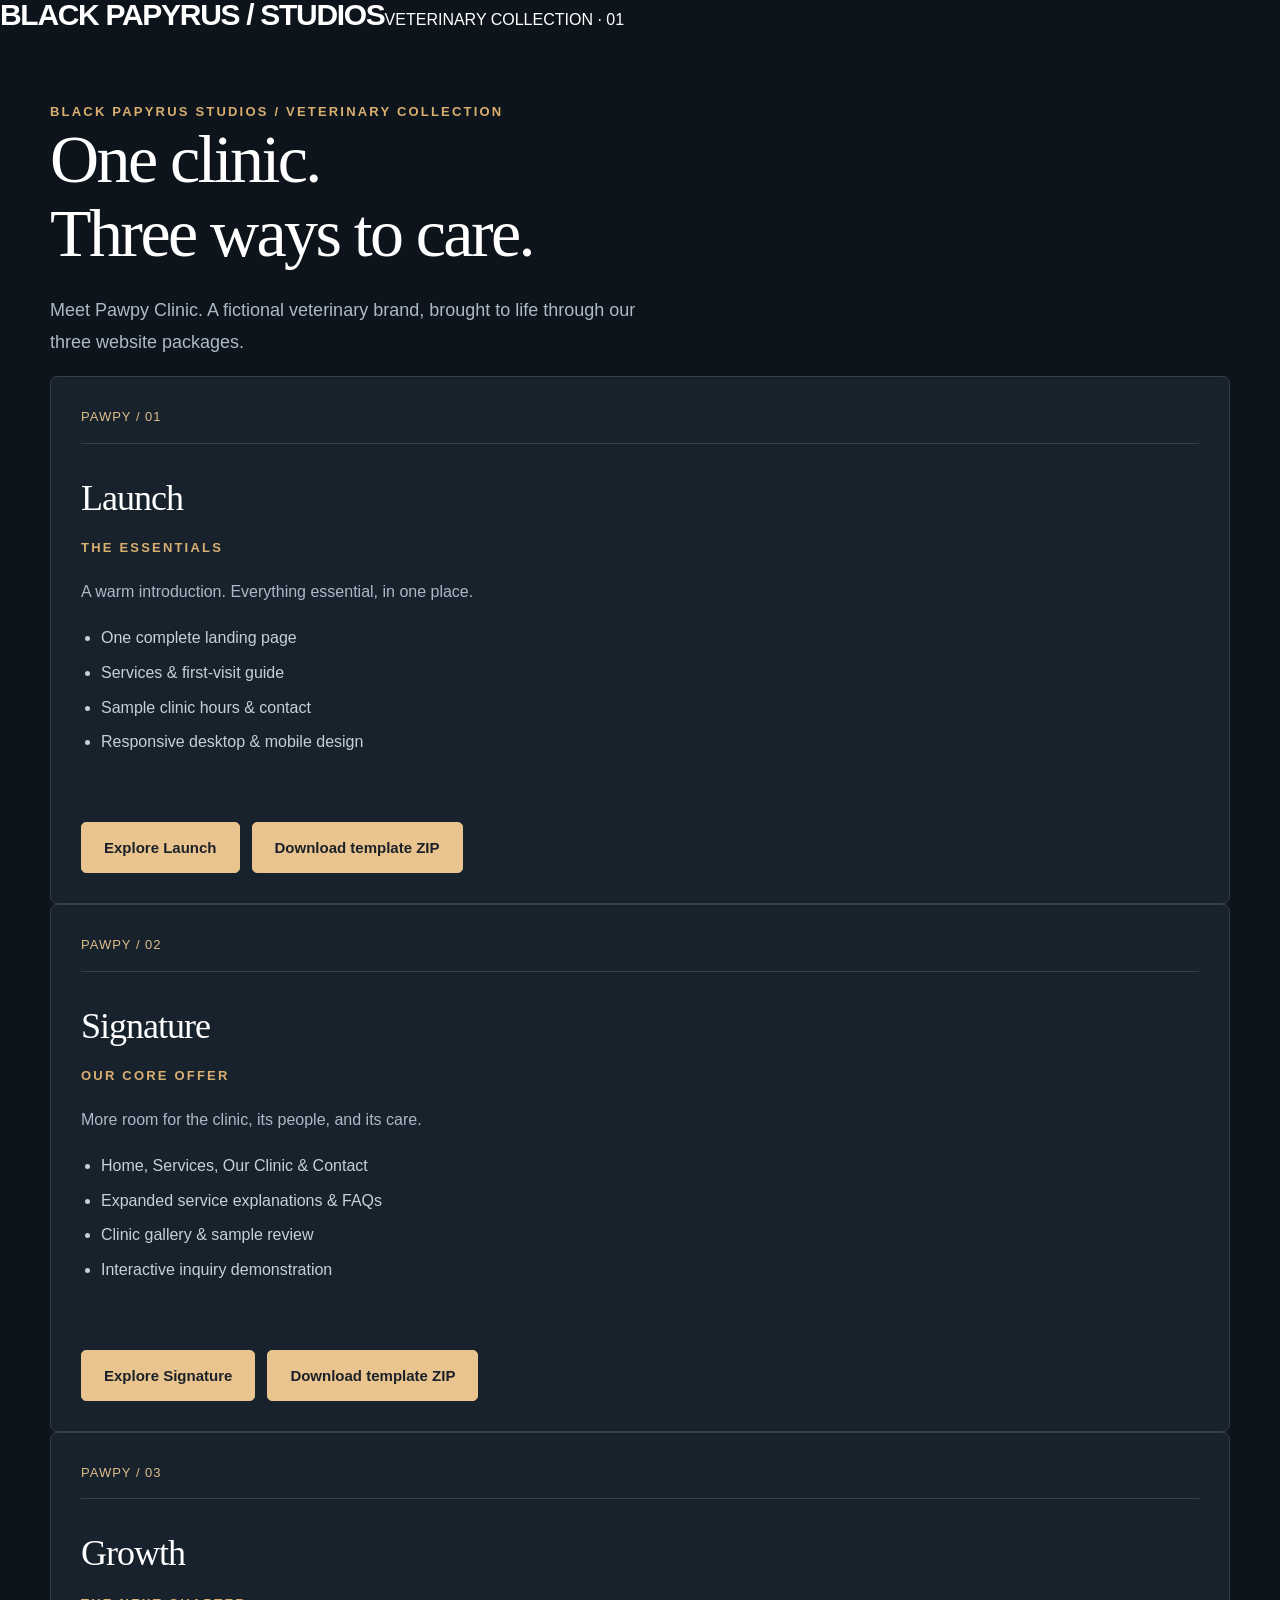
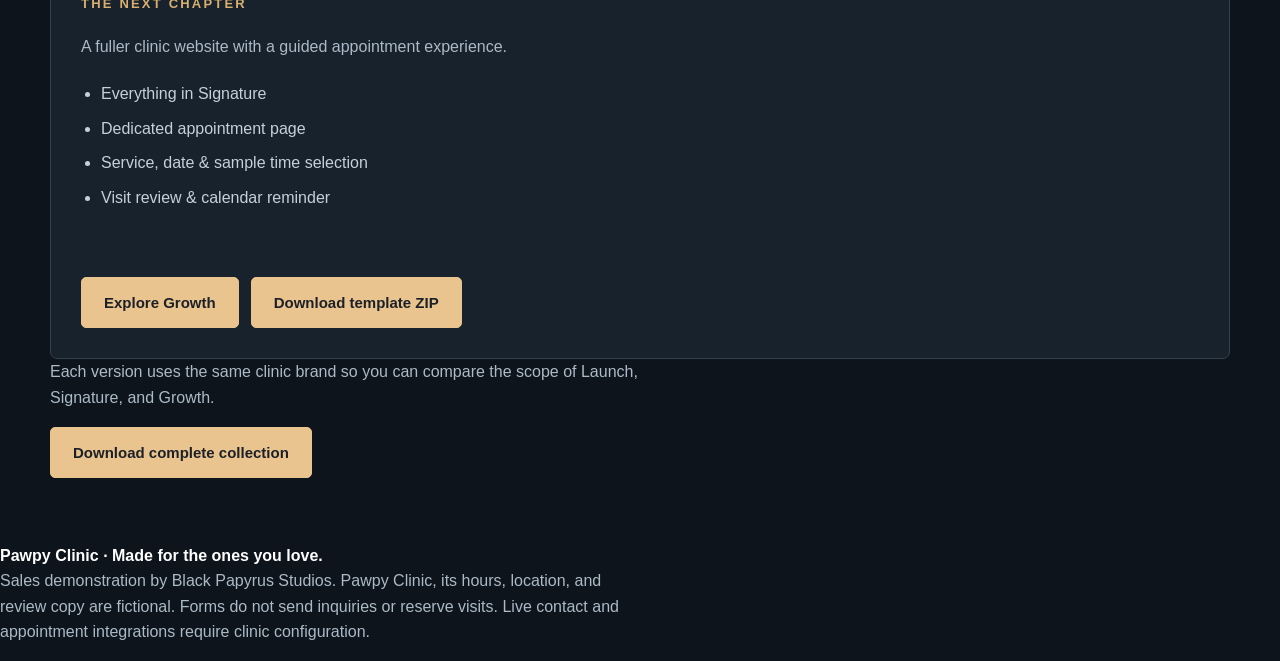
<file: index.html>
<!doctype html><html lang="en"><head><meta charset="utf-8"><meta name="viewport" content="width=device-width,initial-scale=1"><meta name="description" content="Pawpy Clinic fictional veterinary website demonstration by Black Papyrus Studios."><title>Website collection | Pawpy Clinic</title><link rel="stylesheet" href="assets/style.css"></head><body class="collection"><nav><a class="brand" href="index.html">BLACK PAPYRUS<span> / STUDIOS</span></a><span>VETERINARY COLLECTION · 01</span></nav><main><section class="wrap"><span class="eyebrow">BLACK PAPYRUS STUDIOS / VETERINARY COLLECTION</span><h1>One clinic.<br>Three ways to care.</h1><p class="lead">Meet Pawpy Clinic. A fictional veterinary brand, brought to life through our three website packages.</p><div class="grid"><article class="card"><span class="number">PAWPY / 01</span><h2>Launch</h2><span class="eyebrow">THE ESSENTIALS</span><p>A warm introduction. Everything essential, in one place.</p><ul><li>One complete landing page</li><li>Services & first-visit guide</li><li>Sample clinic hours & contact</li><li>Responsive desktop & mobile design</li></ul><div class="actions"><a class="btn" href="launch/index.html">Explore Launch</a><a href="downloads/pawpy-launch.zip" class="btn secondary" download>Download template ZIP</a></div></article><article class="card"><span class="number">PAWPY / 02</span><h2>Signature</h2><span class="eyebrow">OUR CORE OFFER</span><p>More room for the clinic, its people, and its care.</p><ul><li>Home, Services, Our Clinic & Contact</li><li>Expanded service explanations & FAQs</li><li>Clinic gallery & sample review</li><li>Interactive inquiry demonstration</li></ul><div class="actions"><a class="btn" href="signature/index.html">Explore Signature</a><a href="downloads/pawpy-signature.zip" class="btn secondary" download>Download template ZIP</a></div></article><article class="card"><span class="number">PAWPY / 03</span><h2>Growth</h2><span class="eyebrow">THE NEXT CHAPTER</span><p>A fuller clinic website with a guided appointment experience.</p><ul><li>Everything in Signature</li><li>Dedicated appointment page</li><li>Service, date & sample time selection</li><li>Visit review & calendar reminder</li></ul><div class="actions"><a class="btn" href="growth/index.html">Explore Growth</a><a href="downloads/pawpy-growth.zip" class="btn secondary" download>Download template ZIP</a></div></article></div><p>Each version uses the same clinic brand so you can compare the scope of Launch, Signature, and Growth.</p><a href="downloads/pawpy-collection.zip" class="btn secondary" download>Download complete collection</a></section></main><footer><strong>Pawpy Clinic · Made for the ones you love.</strong><p>Sales demonstration by Black Papyrus Studios. Pawpy Clinic, its hours, location, and review copy are fictional. Forms do not send inquiries or reserve visits. Live contact and appointment integrations require clinic configuration.</p></footer><script src="assets/app.js"></script></body></html>
</file>
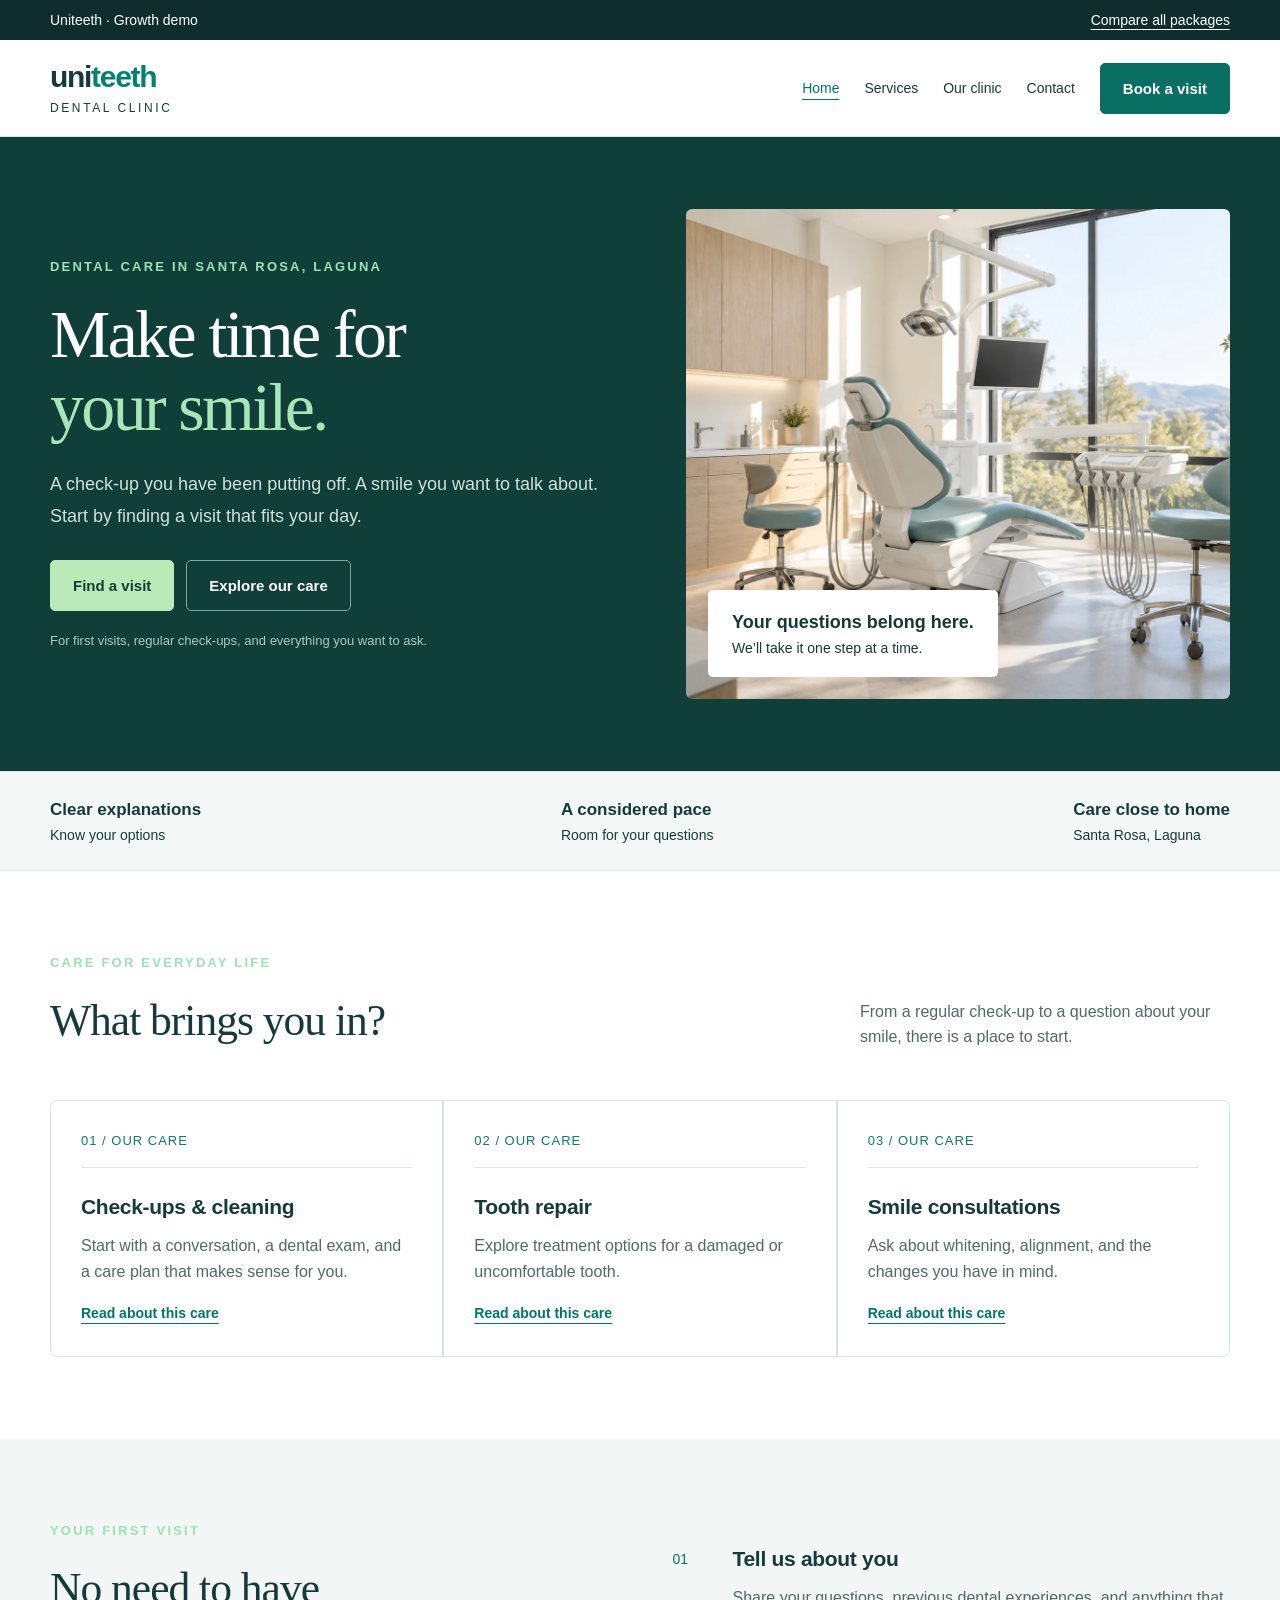
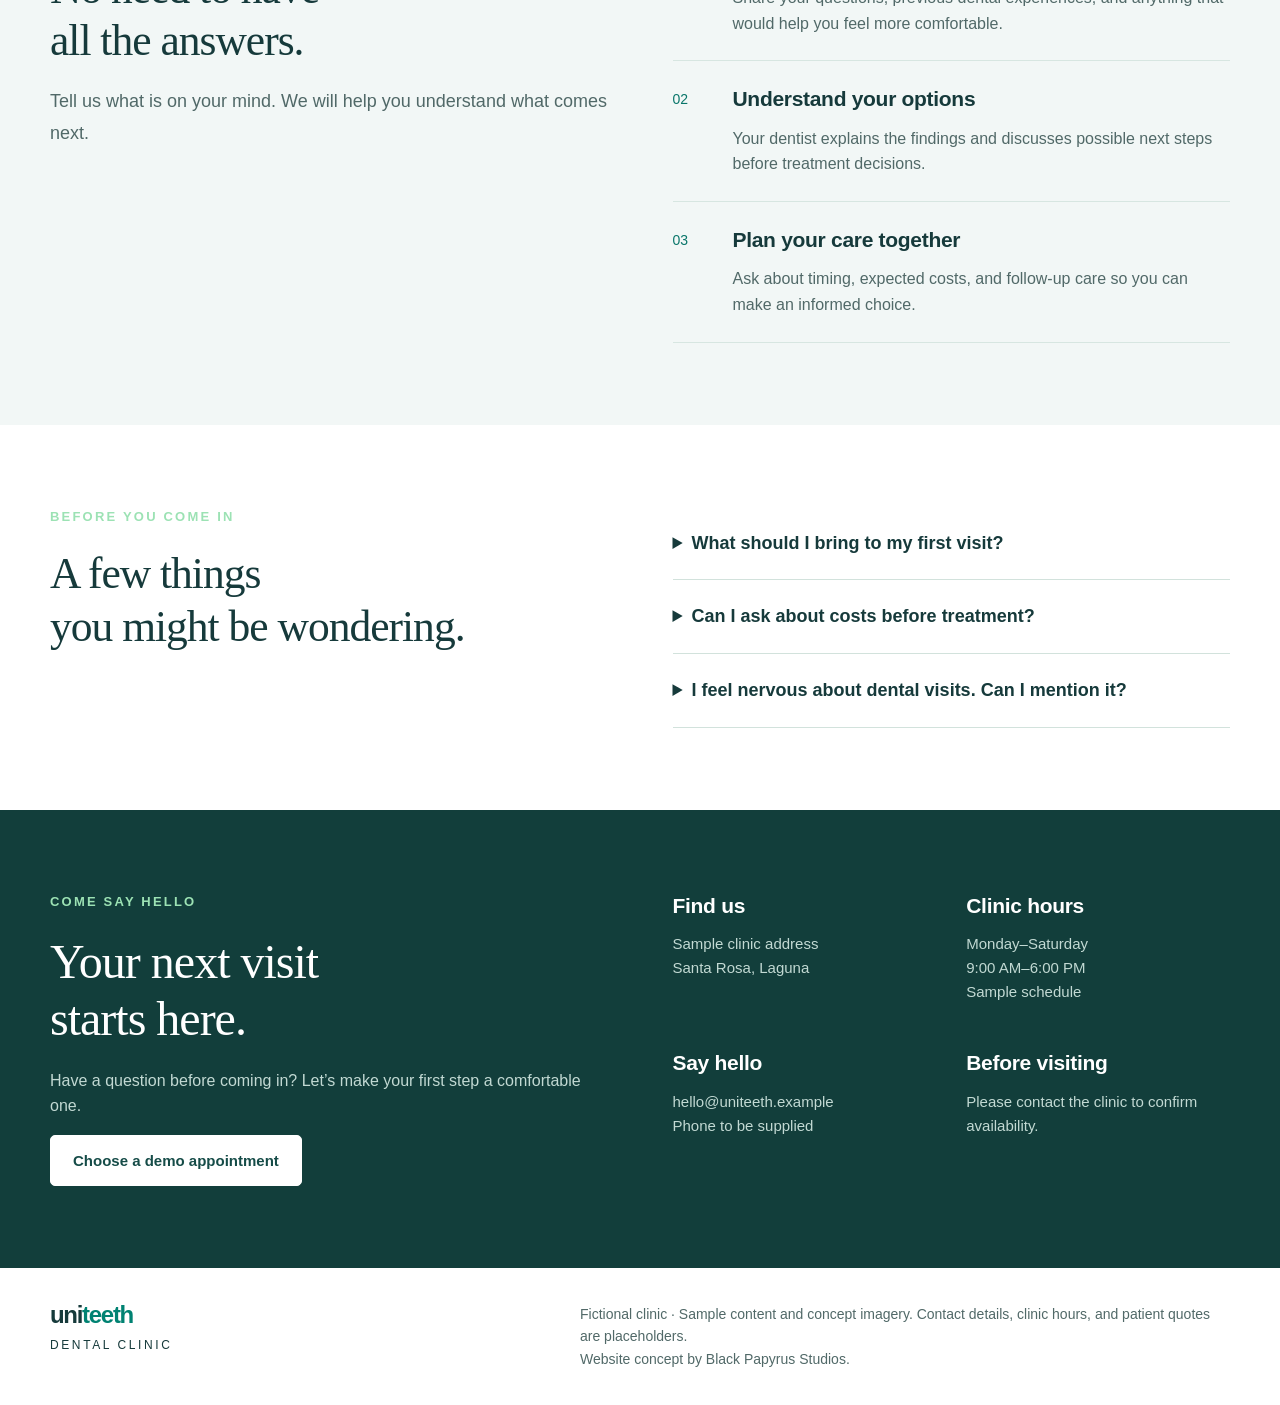
<file: growth/index.html>
<!doctype html><html lang="en"><head><meta charset="utf-8"><meta name="viewport" content="width=device-width,initial-scale=1"><meta name="robots" content="noindex,nofollow"><meta name="description" content="Uniteeth dental clinic — a fictional website template by Black Papyrus Studios."><title>Dental care in Santa Rosa | Uniteeth</title><link rel="stylesheet" href="../assets/style.css"><script defer src="../assets/app.js"></script></head><body class="growth"><a class="skip" href="#main">Skip to content</a><div class="demo"><div class="wrap"><span>Uniteeth · Growth demo</span><a href="../index.html">Compare all packages</a></div></div><header><div class="wrap nav"><a class="brand" href="index.html" aria-label="Uniteeth home">uni<b>teeth</b><small>Dental clinic</small></a><button class="menu-toggle" aria-expanded="false" aria-controls="navigation">Menu</button><nav class="navlinks" id="navigation" aria-label="Main navigation"><a href="index.html" aria-current="page">Home</a><a href="services.html">Services</a><a href="clinic.html">Our clinic</a><a href="contact.html">Contact</a><a class="btn" href="book.html">Book a visit</a></nav></div></header><main id="main"><section class="hero"><div class="wrap hero-grid"><div><div class="eyebrow">Dental care in Santa Rosa, Laguna</div><h1>Make time for<br><em>your smile.</em></h1><p class="lead">A check-up you have been putting off. A smile you want to talk about. Start by finding a visit that fits your day.</p><div class="actions"><a class="btn" href="book.html">Find a visit</a><a class="btn outline" href="services.html">Explore our care</a></div><p class="micro">For first visits, regular check-ups, and everything you want to ask.</p></div><div class="hero-image"><img src="../assets/clinic.webp" alt="Concept of a bright modern dental treatment room"><div class="image-note"><strong>Your questions belong here.</strong>We’ll take it one step at a time.</div></div></div></section><div class="band"><div class="wrap"><div><strong>Clear explanations</strong>Know your options</div><div><strong>A considered pace</strong>Room for your questions</div><div><strong>Care close to home</strong>Santa Rosa, Laguna</div></div></div><section class="section" id="care"><div class="wrap"><div class="heading"><div><div class="eyebrow">Care for everyday life</div><h2>What brings you in?</h2></div><p>From a regular check-up to a question about your smile, there is a place to start.</p></div><div class="cards"><article class="card"><span class="number">01 / OUR CARE</span><h3>Check-ups & cleaning</h3><p>Start with a conversation, a dental exam, and a care plan that makes sense for you.</p><a class="textlink" href="services.html#service-1">Read about this care</a></article><article class="card"><span class="number">02 / OUR CARE</span><h3>Tooth repair</h3><p>Explore treatment options for a damaged or uncomfortable tooth.</p><a class="textlink" href="services.html#service-2">Read about this care</a></article><article class="card"><span class="number">03 / OUR CARE</span><h3>Smile consultations</h3><p>Ask about whitening, alignment, and the changes you have in mind.</p><a class="textlink" href="services.html#service-3">Read about this care</a></article></div></div></section><section class="section alt" id="visit"><div class="wrap split"><div><div class="eyebrow">Your first visit</div><h2>No need to have<br>all the answers.</h2><p class="lead">Tell us what is on your mind. We will help you understand what comes next.</p></div><div class="steps"><div class="step"><div><h3>Tell us about you</h3><p>Share your questions, previous dental experiences, and anything that would help you feel more comfortable.</p></div></div><div class="step"><div><h3>Understand your options</h3><p>Your dentist explains the findings and discusses possible next steps before treatment decisions.</p></div></div><div class="step"><div><h3>Plan your care together</h3><p>Ask about timing, expected costs, and follow-up care so you can make an informed choice.</p></div></div></div></div></section><section class="section"><div class="wrap split"><div><div class="eyebrow">Before you come in</div><h2>A few things<br>you might be wondering.</h2></div><div><details><summary>What should I bring to my first visit?</summary><p>Bring any relevant dental records, a list of medicines, and your questions. Contact the clinic first if you are unsure what is needed.</p></details><details><summary>Can I ask about costs before treatment?</summary><p>Yes. Ask for the proposed treatment plan and an estimate before deciding how to proceed.</p></details><details><summary>I feel nervous about dental visits. Can I mention it?</summary><p>Absolutely. Let the clinic know when arranging your visit so the team can discuss how to support you.</p></details></div></div></section><section class="section contact" id="contact"><div class="wrap split"><div><div class="eyebrow">Come say hello</div><h2>Your next visit<br>starts here.</h2><p>Have a question before coming in? Let’s make your first step a comfortable one.</p><a class="btn light" href="book.html">Choose a demo appointment</a><div class="notice hidden" id="contact-demo" role="status">This is a template. Replace hello@uniteeth.example and the sample address with the clinic’s real contact details before launch.</div></div><div class="details"><div><h3>Find us</h3><p>Sample clinic address<br>Santa Rosa, Laguna</p></div><div><h3>Clinic hours</h3><p>Monday–Saturday<br>9:00 AM–6:00 PM<br>Sample schedule</p></div><div><h3>Say hello</h3><p>hello@uniteeth.example<br>Phone to be supplied</p></div><div><h3>Before visiting</h3><p>Please contact the clinic to confirm availability.</p></div></div></div></section></main><footer class="footer"><div class="wrap"><div><a class="brand" href="index.html" aria-label="Uniteeth home">uni<b>teeth</b><small>Dental clinic</small></a></div><p>Fictional clinic · Sample content and concept imagery. Contact details, clinic hours, and patient quotes are placeholders.<br>Website concept by Black Papyrus Studios.</p></div></footer></body></html>
</file>
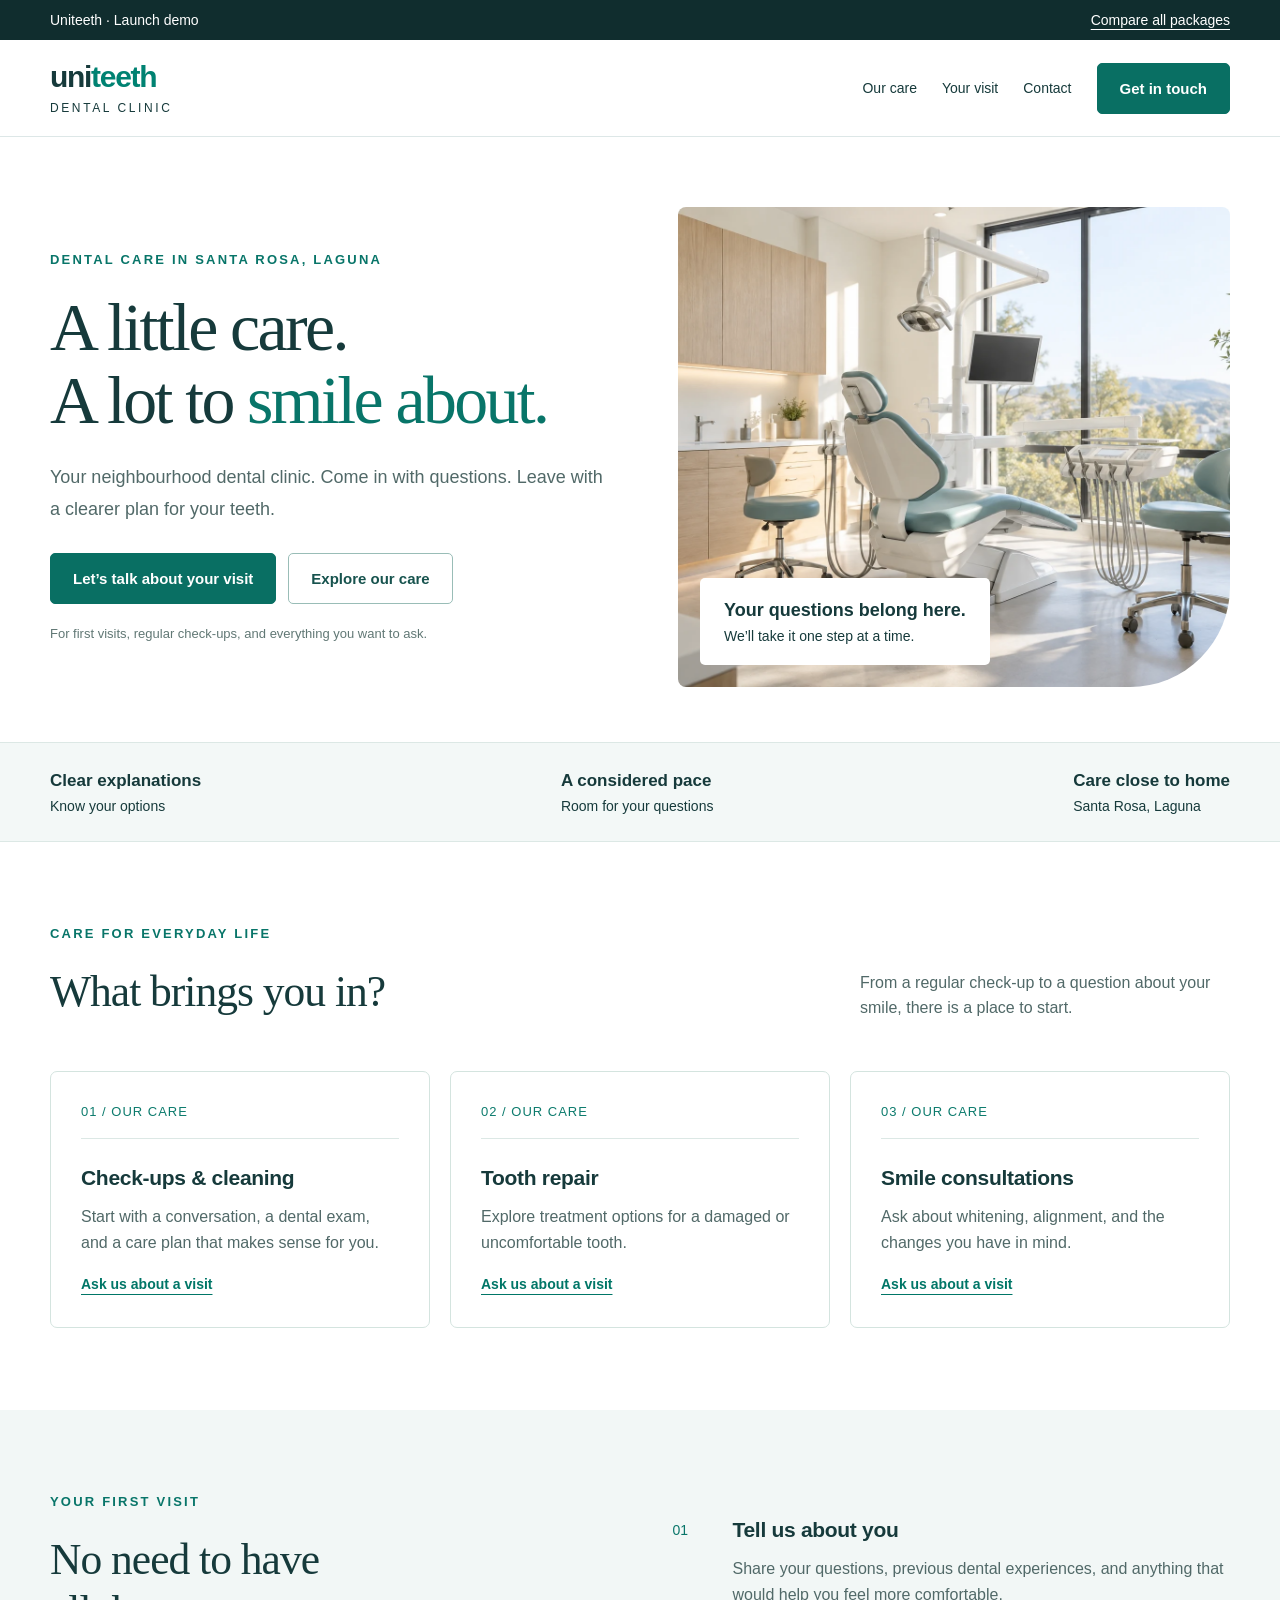
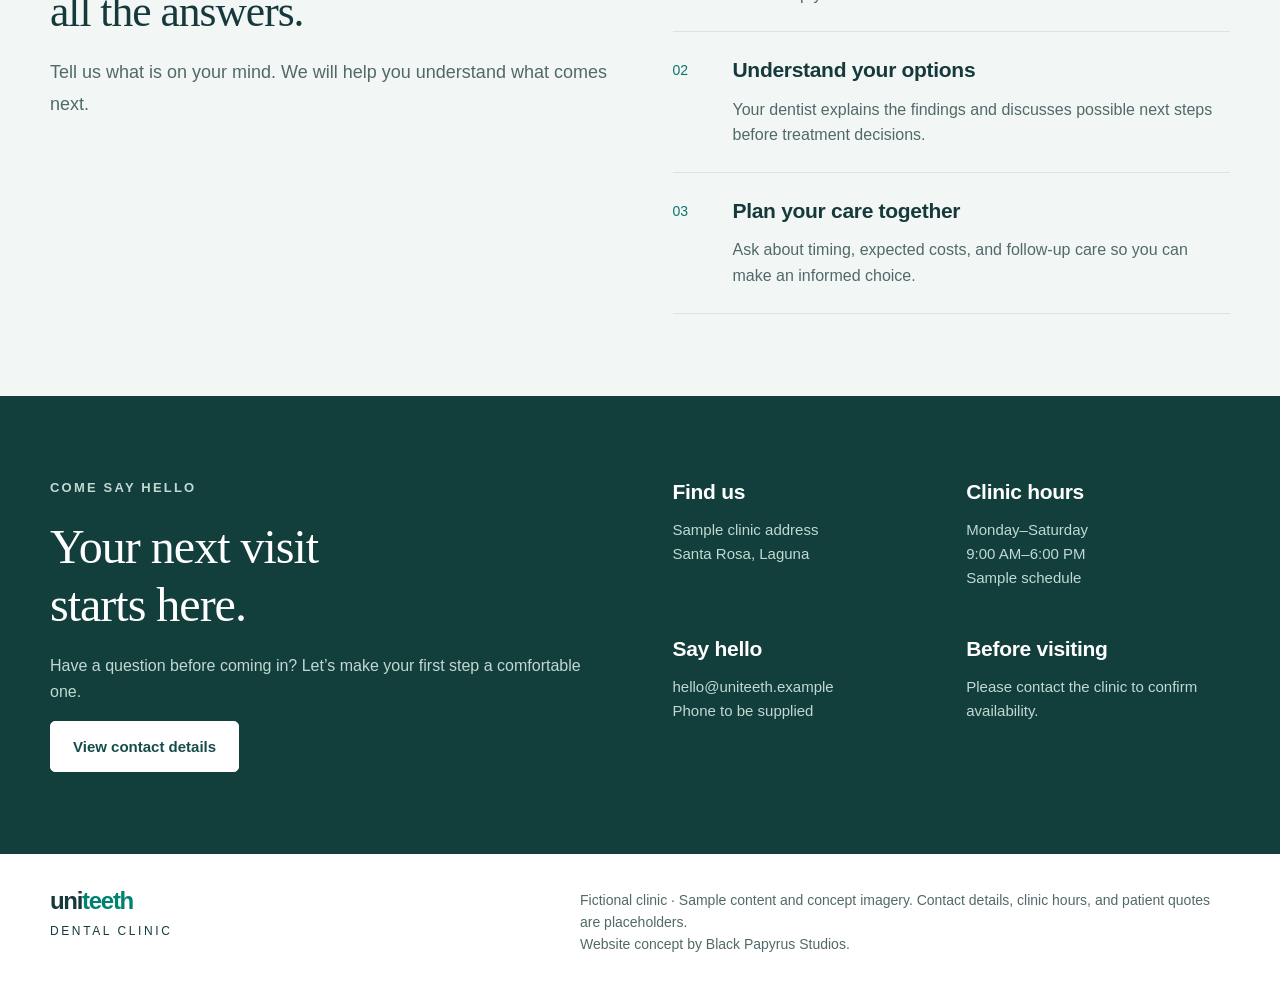
<file: launch/index.html>
<!doctype html><html lang="en"><head><meta charset="utf-8"><meta name="viewport" content="width=device-width,initial-scale=1"><meta name="robots" content="noindex,nofollow"><meta name="description" content="Uniteeth dental clinic — a fictional website template by Black Papyrus Studios."><title>Dental care in Santa Rosa | Uniteeth</title><link rel="stylesheet" href="../assets/style.css"><script defer src="../assets/app.js"></script></head><body class="launch"><a class="skip" href="#main">Skip to content</a><div class="demo"><div class="wrap"><span>Uniteeth · Launch demo</span><a href="../index.html">Compare all packages</a></div></div><header><div class="wrap nav"><a class="brand" href="index.html" aria-label="Uniteeth home">uni<b>teeth</b><small>Dental clinic</small></a><button class="menu-toggle" aria-expanded="false" aria-controls="navigation">Menu</button><nav class="navlinks" id="navigation" aria-label="Main navigation"><a href="#care">Our care</a><a href="#visit">Your visit</a><a href="#contact">Contact</a><a class="btn" href="#contact">Get in touch</a></nav></div></header><main id="main"><section class="hero"><div class="wrap hero-grid"><div><div class="eyebrow">Dental care in Santa Rosa, Laguna</div><h1>A little care.<br>A lot to <em>smile about.</em></h1><p class="lead">Your neighbourhood dental clinic. Come in with questions. Leave with a clearer plan for your teeth.</p><div class="actions"><a class="btn" href="#contact">Let’s talk about your visit</a><a class="btn outline" href="#care">Explore our care</a></div><p class="micro">For first visits, regular check-ups, and everything you want to ask.</p></div><div class="hero-image"><img src="../assets/clinic.webp" alt="Concept of a bright modern dental treatment room"><div class="image-note"><strong>Your questions belong here.</strong>We’ll take it one step at a time.</div></div></div></section><div class="band"><div class="wrap"><div><strong>Clear explanations</strong>Know your options</div><div><strong>A considered pace</strong>Room for your questions</div><div><strong>Care close to home</strong>Santa Rosa, Laguna</div></div></div><section class="section" id="care"><div class="wrap"><div class="heading"><div><div class="eyebrow">Care for everyday life</div><h2>What brings you in?</h2></div><p>From a regular check-up to a question about your smile, there is a place to start.</p></div><div class="cards"><article class="card"><span class="number">01 / OUR CARE</span><h3>Check-ups & cleaning</h3><p>Start with a conversation, a dental exam, and a care plan that makes sense for you.</p><a class="textlink" href="#contact">Ask us about a visit</a></article><article class="card"><span class="number">02 / OUR CARE</span><h3>Tooth repair</h3><p>Explore treatment options for a damaged or uncomfortable tooth.</p><a class="textlink" href="#contact">Ask us about a visit</a></article><article class="card"><span class="number">03 / OUR CARE</span><h3>Smile consultations</h3><p>Ask about whitening, alignment, and the changes you have in mind.</p><a class="textlink" href="#contact">Ask us about a visit</a></article></div></div></section><section class="section alt" id="visit"><div class="wrap split"><div><div class="eyebrow">Your first visit</div><h2>No need to have<br>all the answers.</h2><p class="lead">Tell us what is on your mind. We will help you understand what comes next.</p></div><div class="steps"><div class="step"><div><h3>Tell us about you</h3><p>Share your questions, previous dental experiences, and anything that would help you feel more comfortable.</p></div></div><div class="step"><div><h3>Understand your options</h3><p>Your dentist explains the findings and discusses possible next steps before treatment decisions.</p></div></div><div class="step"><div><h3>Plan your care together</h3><p>Ask about timing, expected costs, and follow-up care so you can make an informed choice.</p></div></div></div></div></section><section class="section contact" id="contact"><div class="wrap split"><div><div class="eyebrow">Come say hello</div><h2>Your next visit<br>starts here.</h2><p>Have a question before coming in? Let’s make your first step a comfortable one.</p><button class="btn light" data-contact-demo>View contact details</button><div class="notice hidden" id="contact-demo" role="status">This is a template. Replace hello@uniteeth.example and the sample address with the clinic’s real contact details before launch.</div></div><div class="details"><div><h3>Find us</h3><p>Sample clinic address<br>Santa Rosa, Laguna</p></div><div><h3>Clinic hours</h3><p>Monday–Saturday<br>9:00 AM–6:00 PM<br>Sample schedule</p></div><div><h3>Say hello</h3><p>hello@uniteeth.example<br>Phone to be supplied</p></div><div><h3>Before visiting</h3><p>Please contact the clinic to confirm availability.</p></div></div></div></section></main><footer class="footer"><div class="wrap"><div><a class="brand" href="index.html" aria-label="Uniteeth home">uni<b>teeth</b><small>Dental clinic</small></a></div><p>Fictional clinic · Sample content and concept imagery. Contact details, clinic hours, and patient quotes are placeholders.<br>Website concept by Black Papyrus Studios.</p></div></footer></body></html>
</file>
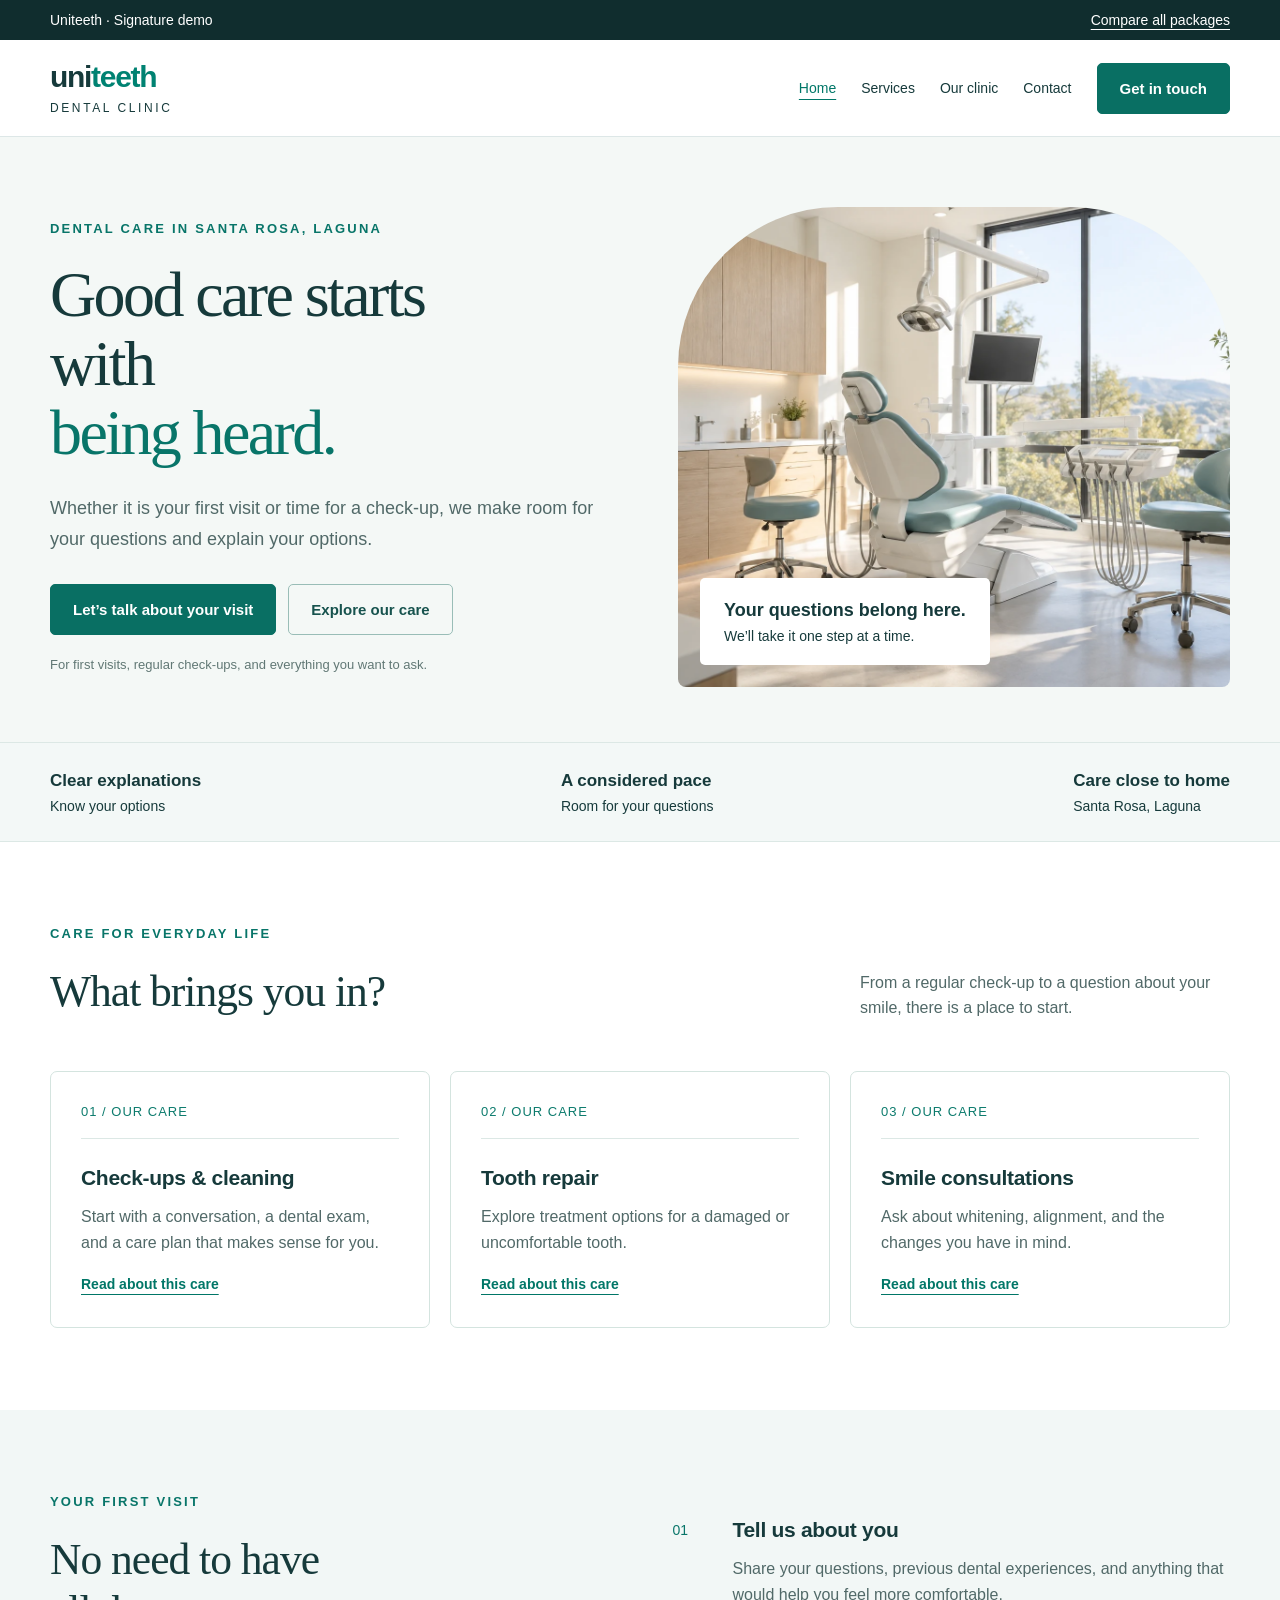
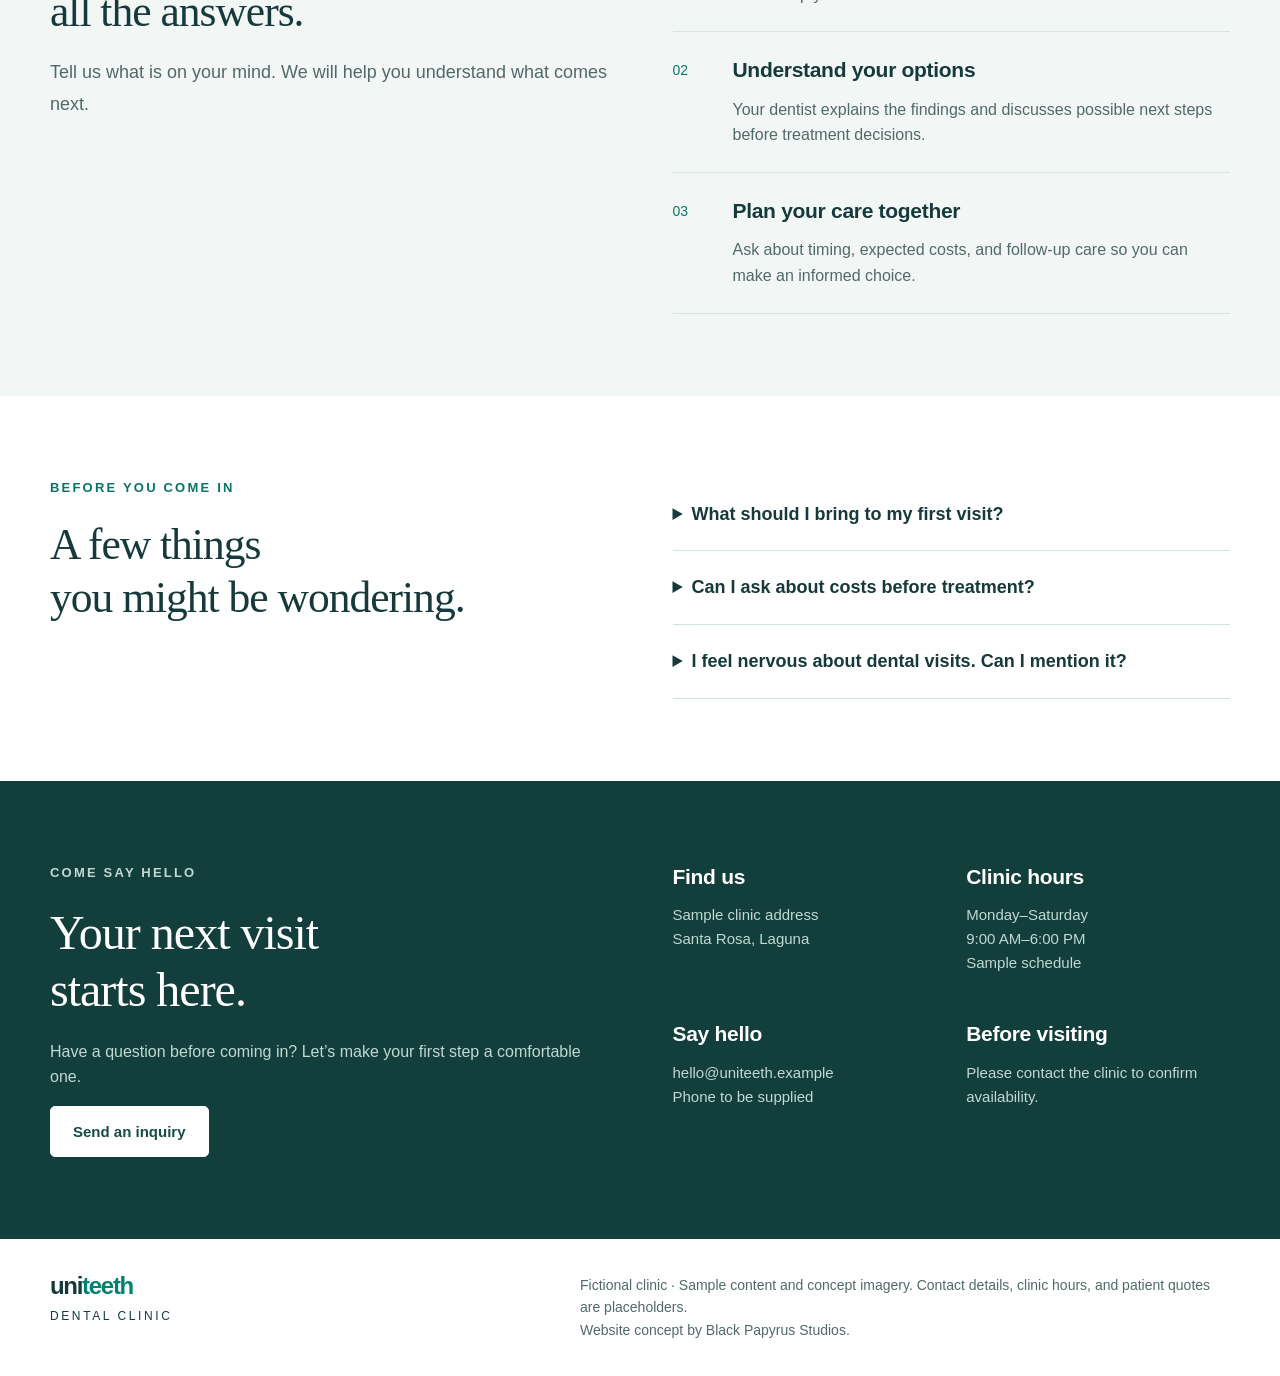
<file: signature/index.html>
<!doctype html><html lang="en"><head><meta charset="utf-8"><meta name="viewport" content="width=device-width,initial-scale=1"><meta name="robots" content="noindex,nofollow"><meta name="description" content="Uniteeth dental clinic — a fictional website template by Black Papyrus Studios."><title>Dental care in Santa Rosa | Uniteeth</title><link rel="stylesheet" href="../assets/style.css"><script defer src="../assets/app.js"></script></head><body class="signature"><a class="skip" href="#main">Skip to content</a><div class="demo"><div class="wrap"><span>Uniteeth · Signature demo</span><a href="../index.html">Compare all packages</a></div></div><header><div class="wrap nav"><a class="brand" href="index.html" aria-label="Uniteeth home">uni<b>teeth</b><small>Dental clinic</small></a><button class="menu-toggle" aria-expanded="false" aria-controls="navigation">Menu</button><nav class="navlinks" id="navigation" aria-label="Main navigation"><a href="index.html" aria-current="page">Home</a><a href="services.html">Services</a><a href="clinic.html">Our clinic</a><a href="contact.html">Contact</a><a class="btn" href="contact.html">Get in touch</a></nav></div></header><main id="main"><section class="hero"><div class="wrap hero-grid"><div><div class="eyebrow">Dental care in Santa Rosa, Laguna</div><h1>Good care starts<br>with <em>being heard.</em></h1><p class="lead">Whether it is your first visit or time for a check-up, we make room for your questions and explain your options.</p><div class="actions"><a class="btn" href="contact.html">Let’s talk about your visit</a><a class="btn outline" href="services.html">Explore our care</a></div><p class="micro">For first visits, regular check-ups, and everything you want to ask.</p></div><div class="hero-image"><img src="../assets/clinic.webp" alt="Concept of a bright modern dental treatment room"><div class="image-note"><strong>Your questions belong here.</strong>We’ll take it one step at a time.</div></div></div></section><div class="band"><div class="wrap"><div><strong>Clear explanations</strong>Know your options</div><div><strong>A considered pace</strong>Room for your questions</div><div><strong>Care close to home</strong>Santa Rosa, Laguna</div></div></div><section class="section" id="care"><div class="wrap"><div class="heading"><div><div class="eyebrow">Care for everyday life</div><h2>What brings you in?</h2></div><p>From a regular check-up to a question about your smile, there is a place to start.</p></div><div class="cards"><article class="card"><span class="number">01 / OUR CARE</span><h3>Check-ups & cleaning</h3><p>Start with a conversation, a dental exam, and a care plan that makes sense for you.</p><a class="textlink" href="services.html#service-1">Read about this care</a></article><article class="card"><span class="number">02 / OUR CARE</span><h3>Tooth repair</h3><p>Explore treatment options for a damaged or uncomfortable tooth.</p><a class="textlink" href="services.html#service-2">Read about this care</a></article><article class="card"><span class="number">03 / OUR CARE</span><h3>Smile consultations</h3><p>Ask about whitening, alignment, and the changes you have in mind.</p><a class="textlink" href="services.html#service-3">Read about this care</a></article></div></div></section><section class="section alt" id="visit"><div class="wrap split"><div><div class="eyebrow">Your first visit</div><h2>No need to have<br>all the answers.</h2><p class="lead">Tell us what is on your mind. We will help you understand what comes next.</p></div><div class="steps"><div class="step"><div><h3>Tell us about you</h3><p>Share your questions, previous dental experiences, and anything that would help you feel more comfortable.</p></div></div><div class="step"><div><h3>Understand your options</h3><p>Your dentist explains the findings and discusses possible next steps before treatment decisions.</p></div></div><div class="step"><div><h3>Plan your care together</h3><p>Ask about timing, expected costs, and follow-up care so you can make an informed choice.</p></div></div></div></div></section><section class="section"><div class="wrap split"><div><div class="eyebrow">Before you come in</div><h2>A few things<br>you might be wondering.</h2></div><div><details><summary>What should I bring to my first visit?</summary><p>Bring any relevant dental records, a list of medicines, and your questions. Contact the clinic first if you are unsure what is needed.</p></details><details><summary>Can I ask about costs before treatment?</summary><p>Yes. Ask for the proposed treatment plan and an estimate before deciding how to proceed.</p></details><details><summary>I feel nervous about dental visits. Can I mention it?</summary><p>Absolutely. Let the clinic know when arranging your visit so the team can discuss how to support you.</p></details></div></div></section><section class="section contact" id="contact"><div class="wrap split"><div><div class="eyebrow">Come say hello</div><h2>Your next visit<br>starts here.</h2><p>Have a question before coming in? Let’s make your first step a comfortable one.</p><a class="btn light" href="contact.html">Send an inquiry</a><div class="notice hidden" id="contact-demo" role="status">This is a template. Replace hello@uniteeth.example and the sample address with the clinic’s real contact details before launch.</div></div><div class="details"><div><h3>Find us</h3><p>Sample clinic address<br>Santa Rosa, Laguna</p></div><div><h3>Clinic hours</h3><p>Monday–Saturday<br>9:00 AM–6:00 PM<br>Sample schedule</p></div><div><h3>Say hello</h3><p>hello@uniteeth.example<br>Phone to be supplied</p></div><div><h3>Before visiting</h3><p>Please contact the clinic to confirm availability.</p></div></div></div></section></main><footer class="footer"><div class="wrap"><div><a class="brand" href="index.html" aria-label="Uniteeth home">uni<b>teeth</b><small>Dental clinic</small></a></div><p>Fictional clinic · Sample content and concept imagery. Contact details, clinic hours, and patient quotes are placeholders.<br>Website concept by Black Papyrus Studios.</p></div></footer></body></html>
</file>
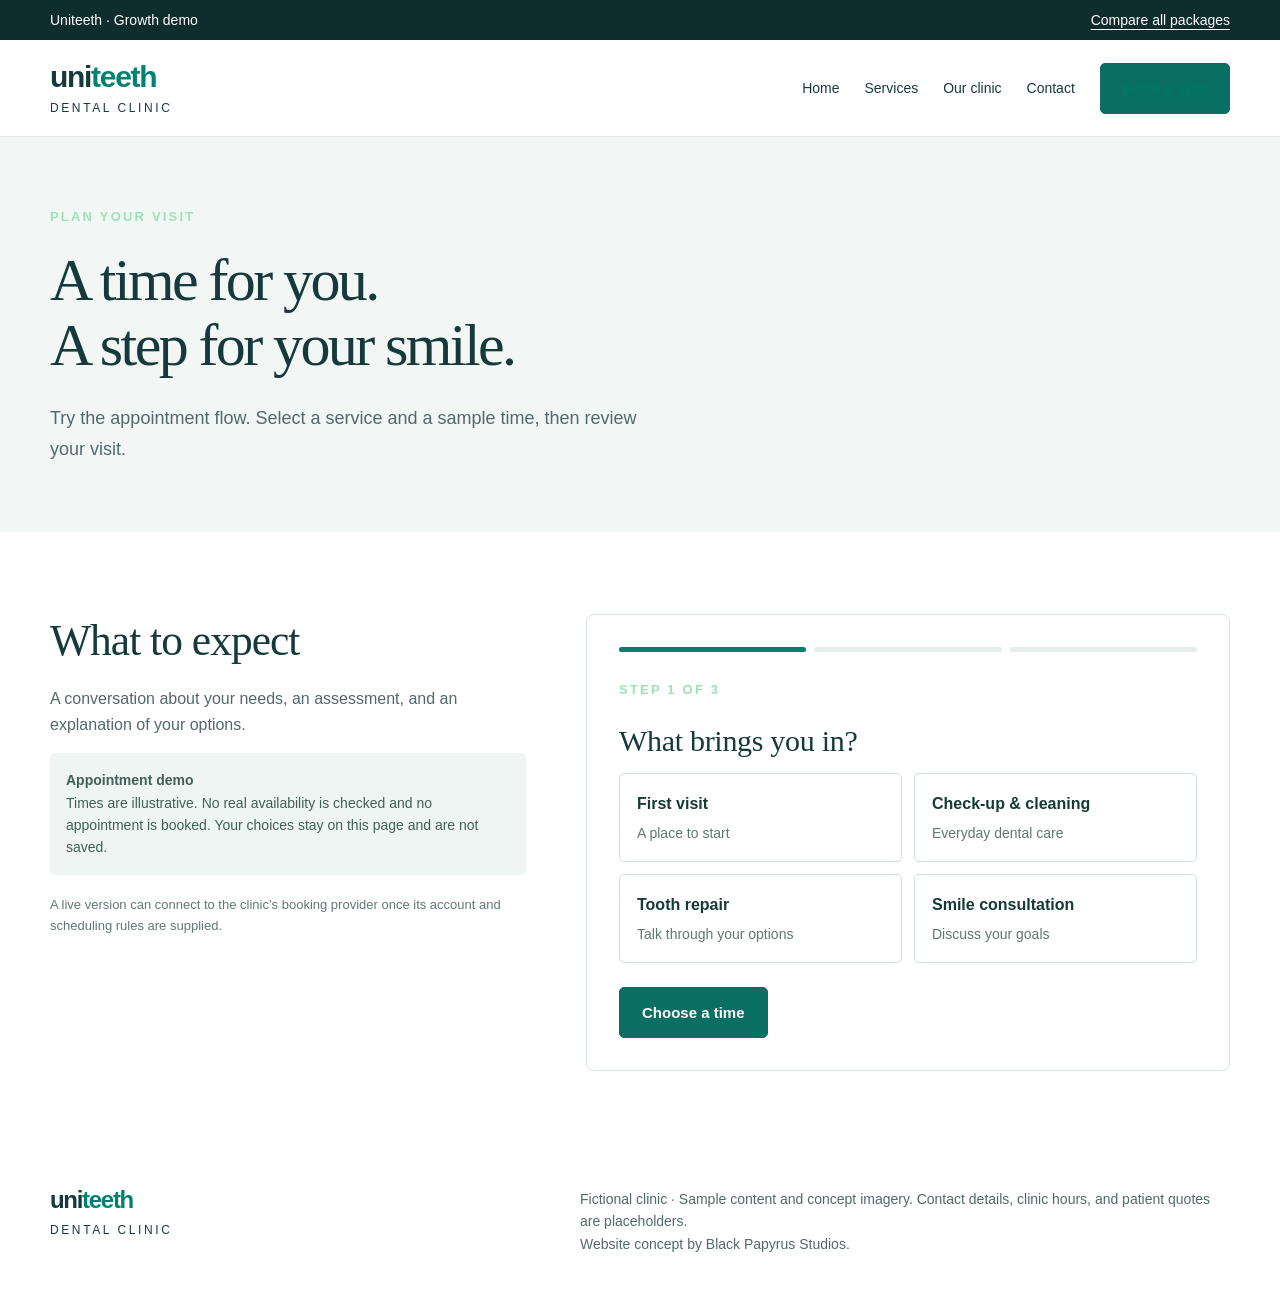
<file: growth/book.html>
<!doctype html><html lang="en"><head><meta charset="utf-8"><meta name="viewport" content="width=device-width,initial-scale=1"><meta name="robots" content="noindex,nofollow"><meta name="description" content="Uniteeth dental clinic — a fictional website template by Black Papyrus Studios."><title>Appointment demo | Uniteeth</title><link rel="stylesheet" href="../assets/style.css"><script defer src="../assets/app.js"></script></head><body class="growth"><a class="skip" href="#main">Skip to content</a><div class="demo"><div class="wrap"><span>Uniteeth · Growth demo</span><a href="../index.html">Compare all packages</a></div></div><header><div class="wrap nav"><a class="brand" href="index.html" aria-label="Uniteeth home">uni<b>teeth</b><small>Dental clinic</small></a><button class="menu-toggle" aria-expanded="false" aria-controls="navigation">Menu</button><nav class="navlinks" id="navigation" aria-label="Main navigation"><a href="index.html">Home</a><a href="services.html">Services</a><a href="clinic.html">Our clinic</a><a href="contact.html">Contact</a><a class="btn" href="book.html" aria-current="page">Book a visit</a></nav></div></header><main id="main"><section class="page-top"><div class="wrap"><div class="eyebrow">Plan your visit</div><h1>A time for you.<br>A step for your smile.</h1><p class="lead">Try the appointment flow. Select a service and a sample time, then review your visit.</p></div></section><section class="section"><div class="wrap booking-layout"><aside><h2>What to expect</h2><p>A conversation about your needs, an assessment, and an explanation of your options.</p><div class="notice"><strong>Appointment demo</strong><br>Times are illustrative. No real availability is checked and no appointment is booked. Your choices stay on this page and are not saved.</div><p class="micro">A live version can connect to the clinic’s booking provider once its account and scheduling rules are supplied.</p></aside><div class="form" id="booking"><div class="progress" aria-hidden="true"><span class="active"></span><span></span><span></span></div><section data-step="1"><div class="eyebrow">Step 1 of 3</div><h3>What brings you in?</h3><div class="choice-grid"><button class="choice" data-service="First visit" aria-pressed="false"><strong>First visit</strong><small>A place to start</small></button><button class="choice" data-service="Check-up & cleaning" aria-pressed="false"><strong>Check-up & cleaning</strong><small>Everyday dental care</small></button><button class="choice" data-service="Tooth repair consultation" aria-pressed="false"><strong>Tooth repair</strong><small>Talk through your options</small></button><button class="choice" data-service="Smile consultation" aria-pressed="false"><strong>Smile consultation</strong><small>Discuss your goals</small></button></div><p class="error hidden" id="service-error" role="alert">Choose a service to continue.</p><button class="btn" data-next="2">Choose a time</button></section><section data-step="2" class="hidden"><div class="eyebrow">Step 2 of 3</div><h3>Find a sample time</h3><div class="field"><label for="date">Date</label><input type="date" id="date" required></div><p id="closed" class="error hidden" role="status">The sample clinic is closed on Sundays. Please choose another day.</p><div class="choice-grid" id="slots"><button class="choice slot" data-time="09:00" aria-pressed="false">9:00 AM</button><button class="choice slot" data-time="10:30" aria-pressed="false">10:30 AM</button><button class="choice slot" data-time="13:00" aria-pressed="false">1:00 PM</button><button class="choice slot" data-time="15:00" aria-pressed="false">3:00 PM</button></div><p class="error hidden" id="time-error" role="alert">Choose a valid date and time to continue.</p><div class="booking-actions"><button class="btn outline" data-back="1">Back</button><button class="btn" data-next="3">Review visit</button></div></section><section data-step="3" class="hidden"><div class="eyebrow">Step 3 of 3</div><h3>Your sample visit</h3><div class="result" id="visit-review"></div><p class="notice">This is a preview, not a confirmed appointment. A calendar download creates a personal reminder only.</p><div class="actions"><button class="btn" id="calendar">Download sample reminder</button><button class="btn outline" data-back="2">Change time</button><button class="textlink" style="border:0;background:none" id="restart">Start again</button></div></section></div></div></section></main><footer class="footer"><div class="wrap"><div><a class="brand" href="index.html" aria-label="Uniteeth home">uni<b>teeth</b><small>Dental clinic</small></a></div><p>Fictional clinic · Sample content and concept imagery. Contact details, clinic hours, and patient quotes are placeholders.<br>Website concept by Black Papyrus Studios.</p></div></footer></body></html>
</file>
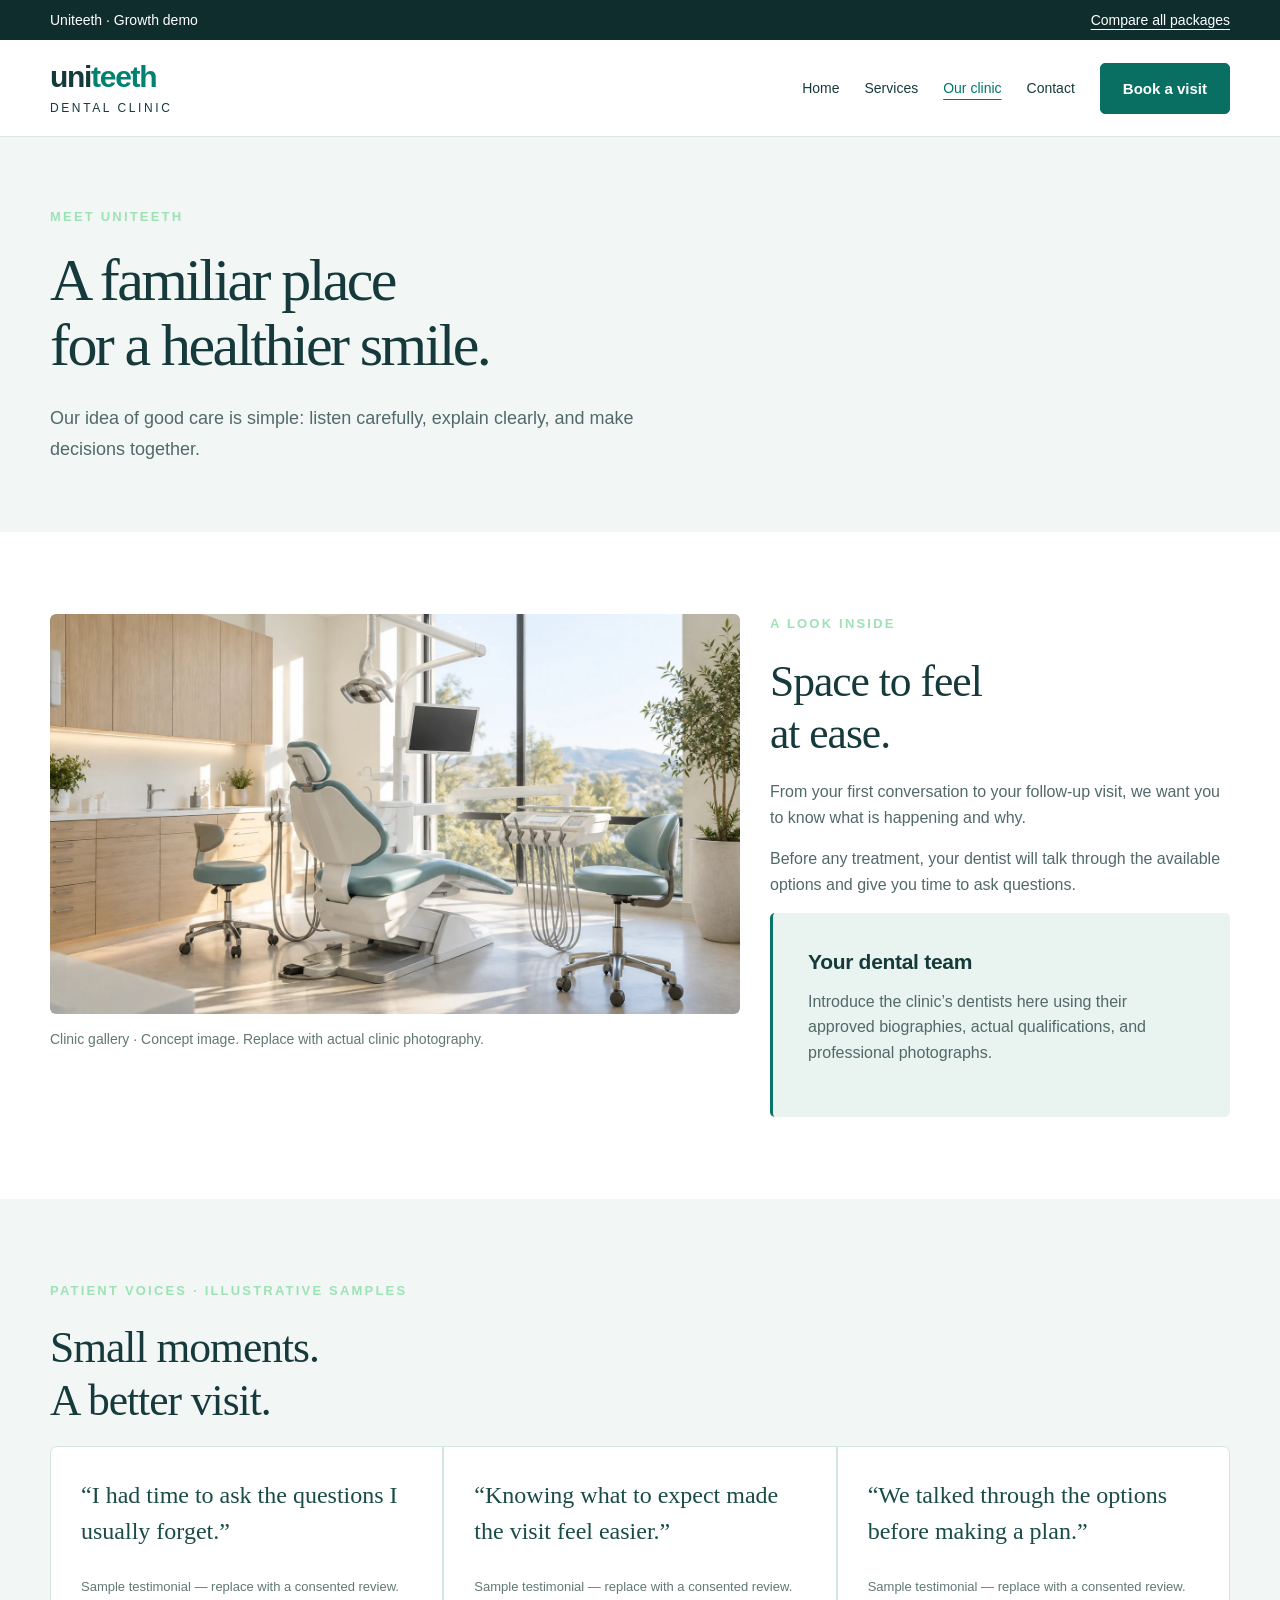
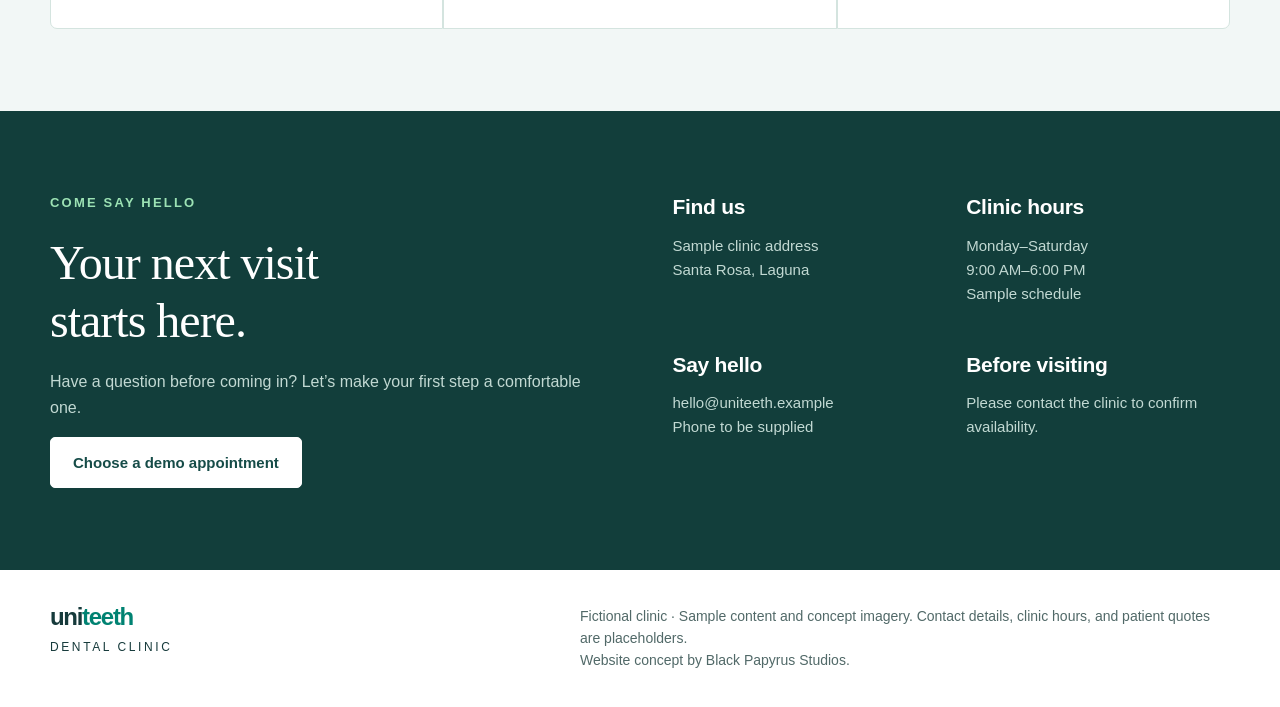
<file: growth/clinic.html>
<!doctype html><html lang="en"><head><meta charset="utf-8"><meta name="viewport" content="width=device-width,initial-scale=1"><meta name="robots" content="noindex,nofollow"><meta name="description" content="Uniteeth dental clinic — a fictional website template by Black Papyrus Studios."><title>Our clinic | Uniteeth</title><link rel="stylesheet" href="../assets/style.css"><script defer src="../assets/app.js"></script></head><body class="growth"><a class="skip" href="#main">Skip to content</a><div class="demo"><div class="wrap"><span>Uniteeth · Growth demo</span><a href="../index.html">Compare all packages</a></div></div><header><div class="wrap nav"><a class="brand" href="index.html" aria-label="Uniteeth home">uni<b>teeth</b><small>Dental clinic</small></a><button class="menu-toggle" aria-expanded="false" aria-controls="navigation">Menu</button><nav class="navlinks" id="navigation" aria-label="Main navigation"><a href="index.html">Home</a><a href="services.html">Services</a><a href="clinic.html" aria-current="page">Our clinic</a><a href="contact.html">Contact</a><a class="btn" href="book.html">Book a visit</a></nav></div></header><main id="main"><section class="page-top"><div class="wrap"><div class="eyebrow">Meet Uniteeth</div><h1>A familiar place<br>for a healthier smile.</h1><p class="lead">Our idea of good care is simple: listen carefully, explain clearly, and make decisions together.</p></div></section><section class="section"><div class="wrap gallery"><figure><img src="../assets/clinic.webp" alt="Concept image of Uniteeth’s dental treatment room"><figcaption>Clinic gallery · Concept image. Replace with actual clinic photography.</figcaption></figure><div><div class="eyebrow">A look inside</div><h2>Space to feel<br>at ease.</h2><p>From your first conversation to your follow-up visit, we want you to know what is happening and why.</p><p>Before any treatment, your dentist will talk through the available options and give you time to ask questions.</p><div class="callout"><h3>Your dental team</h3><p>Introduce the clinic’s dentists here using their approved biographies, actual qualifications, and professional photographs.</p></div></div></div></section><section class="section alt"><div class="wrap"><div class="eyebrow">Patient voices · illustrative samples</div><h2>Small moments.<br>A better visit.</h2><div class="cards"><div class="card"><p class="quote">“I had time to ask the questions I usually forget.”</p><span class="micro">Sample testimonial — replace with a consented review.</span></div><div class="card"><p class="quote">“Knowing what to expect made the visit feel easier.”</p><span class="micro">Sample testimonial — replace with a consented review.</span></div><div class="card"><p class="quote">“We talked through the options before making a plan.”</p><span class="micro">Sample testimonial — replace with a consented review.</span></div></div></div></section><section class="section contact" id="contact"><div class="wrap split"><div><div class="eyebrow">Come say hello</div><h2>Your next visit<br>starts here.</h2><p>Have a question before coming in? Let’s make your first step a comfortable one.</p><a class="btn light" href="book.html">Choose a demo appointment</a><div class="notice hidden" id="contact-demo" role="status">This is a template. Replace hello@uniteeth.example and the sample address with the clinic’s real contact details before launch.</div></div><div class="details"><div><h3>Find us</h3><p>Sample clinic address<br>Santa Rosa, Laguna</p></div><div><h3>Clinic hours</h3><p>Monday–Saturday<br>9:00 AM–6:00 PM<br>Sample schedule</p></div><div><h3>Say hello</h3><p>hello@uniteeth.example<br>Phone to be supplied</p></div><div><h3>Before visiting</h3><p>Please contact the clinic to confirm availability.</p></div></div></div></section></main><footer class="footer"><div class="wrap"><div><a class="brand" href="index.html" aria-label="Uniteeth home">uni<b>teeth</b><small>Dental clinic</small></a></div><p>Fictional clinic · Sample content and concept imagery. Contact details, clinic hours, and patient quotes are placeholders.<br>Website concept by Black Papyrus Studios.</p></div></footer></body></html>
</file>
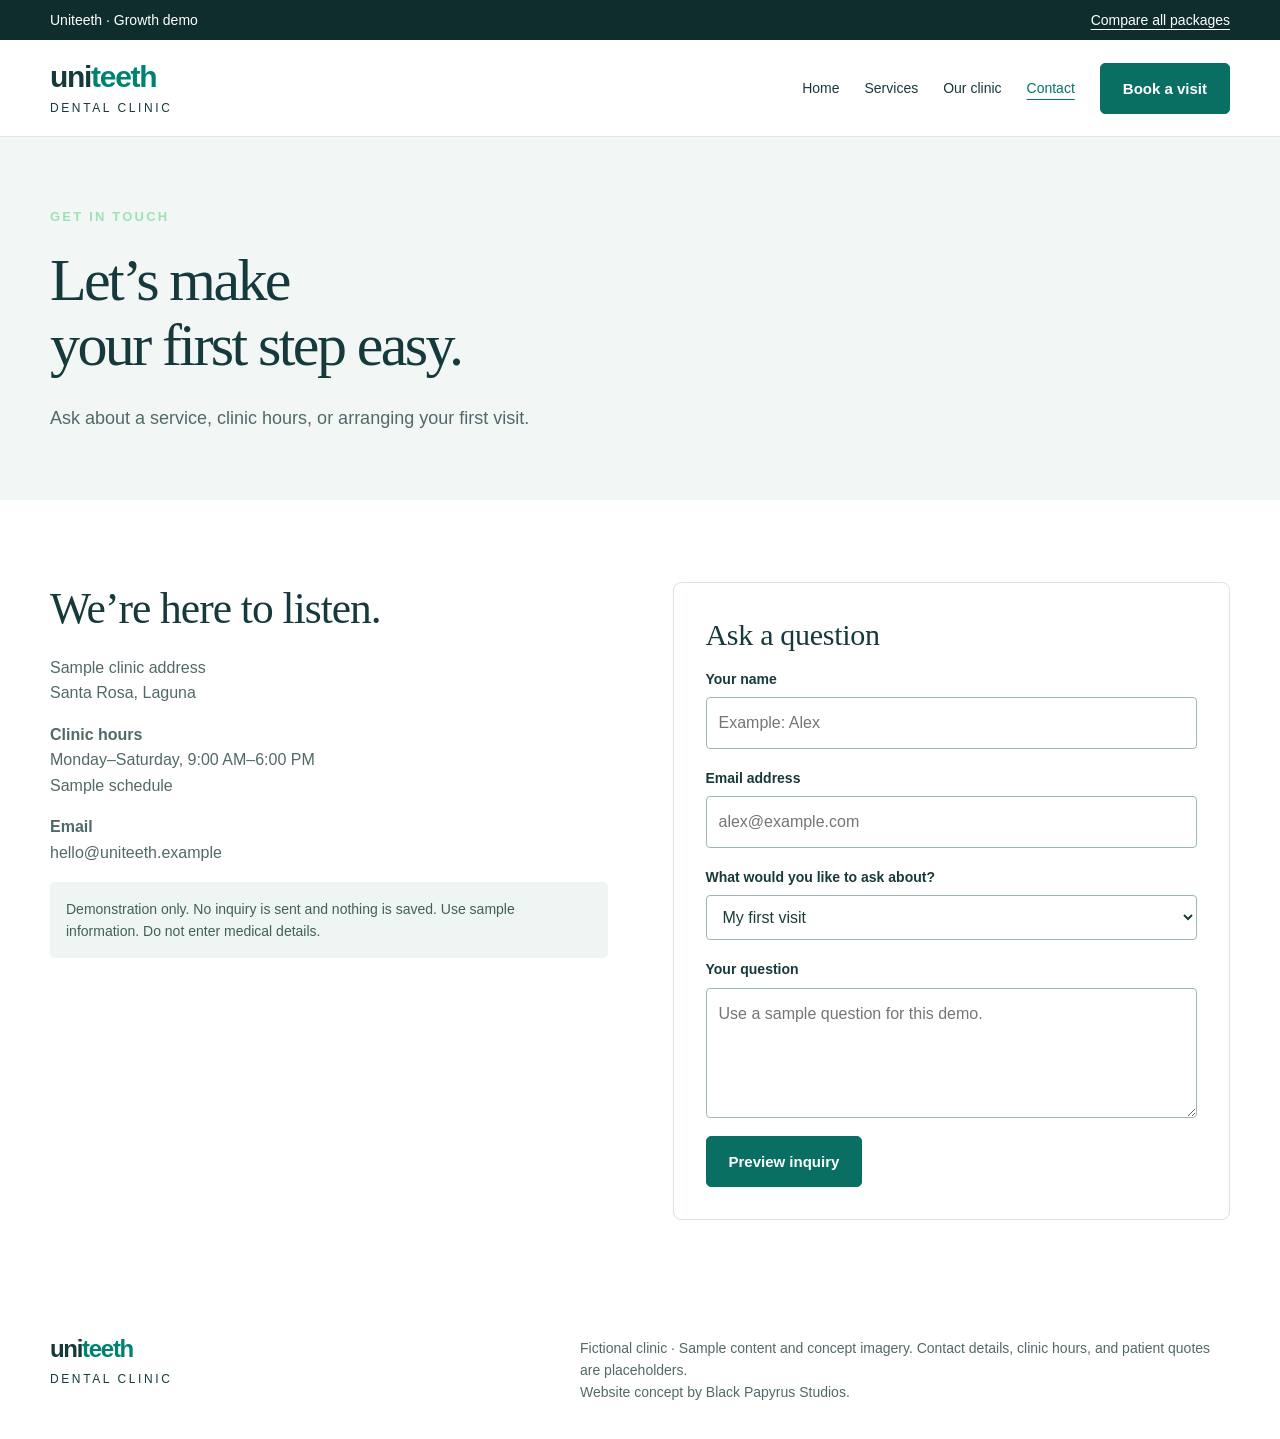
<file: growth/contact.html>
<!doctype html><html lang="en"><head><meta charset="utf-8"><meta name="viewport" content="width=device-width,initial-scale=1"><meta name="robots" content="noindex,nofollow"><meta name="description" content="Uniteeth dental clinic — a fictional website template by Black Papyrus Studios."><title>Contact | Uniteeth</title><link rel="stylesheet" href="../assets/style.css"><script defer src="../assets/app.js"></script></head><body class="growth"><a class="skip" href="#main">Skip to content</a><div class="demo"><div class="wrap"><span>Uniteeth · Growth demo</span><a href="../index.html">Compare all packages</a></div></div><header><div class="wrap nav"><a class="brand" href="index.html" aria-label="Uniteeth home">uni<b>teeth</b><small>Dental clinic</small></a><button class="menu-toggle" aria-expanded="false" aria-controls="navigation">Menu</button><nav class="navlinks" id="navigation" aria-label="Main navigation"><a href="index.html">Home</a><a href="services.html">Services</a><a href="clinic.html">Our clinic</a><a href="contact.html" aria-current="page">Contact</a><a class="btn" href="book.html">Book a visit</a></nav></div></header><main id="main"><section class="page-top"><div class="wrap"><div class="eyebrow">Get in touch</div><h1>Let’s make<br>your first step easy.</h1><p class="lead">Ask about a service, clinic hours, or arranging your first visit.</p></div></section><section class="section"><div class="wrap split"><div><h2>We’re here to listen.</h2><p>Sample clinic address<br>Santa Rosa, Laguna</p><p><strong>Clinic hours</strong><br>Monday–Saturday, 9:00 AM–6:00 PM<br>Sample schedule</p><p><strong>Email</strong><br>hello@uniteeth.example</p><div class="notice">Demonstration only. No inquiry is sent and nothing is saved. Use sample information. Do not enter medical details.</div></div><form class="form" id="inquiry"><h3>Ask a question</h3><div class="field"><label for="inquiry-name">Your name</label><input id="inquiry-name" name="name" required maxlength="80" placeholder="Example: Alex"></div><div class="field"><label for="inquiry-email">Email address</label><input id="inquiry-email" name="email" type="email" required maxlength="150" placeholder="alex@example.com"></div><div class="field"><label for="inquiry-topic">What would you like to ask about?</label><select id="inquiry-topic" name="topic"><option>My first visit</option><option>Check-ups & cleaning</option><option>Tooth repair</option><option>Smile consultation</option><option>Clinic hours</option></select></div><div class="field"><label for="inquiry-message">Your question</label><textarea id="inquiry-message" name="message" required maxlength="1000" placeholder="Use a sample question for this demo."></textarea></div><button class="btn" type="submit">Preview inquiry</button><div id="inquiry-result" class="result hidden" role="status"></div><button type="button" class="btn outline hidden" id="copy-inquiry">Copy inquiry text</button></form></div></section></main><footer class="footer"><div class="wrap"><div><a class="brand" href="index.html" aria-label="Uniteeth home">uni<b>teeth</b><small>Dental clinic</small></a></div><p>Fictional clinic · Sample content and concept imagery. Contact details, clinic hours, and patient quotes are placeholders.<br>Website concept by Black Papyrus Studios.</p></div></footer></body></html>
</file>
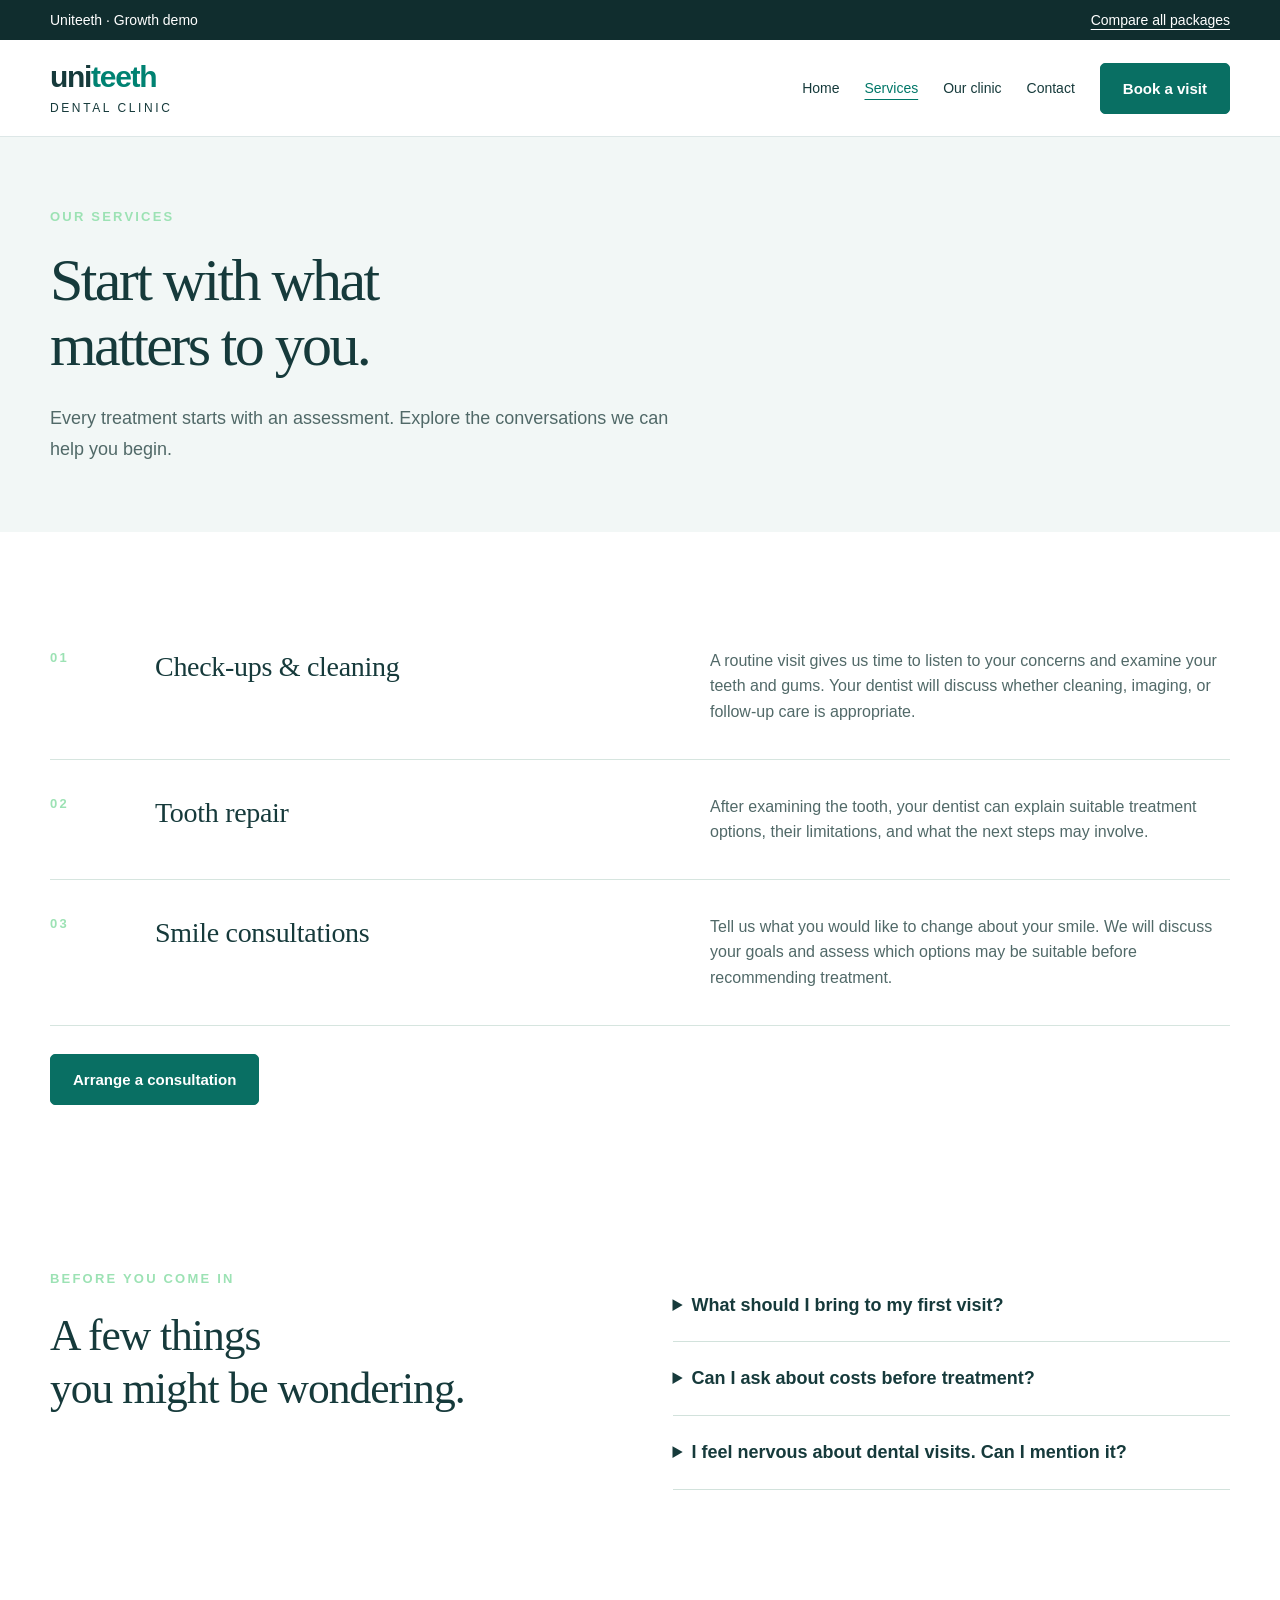
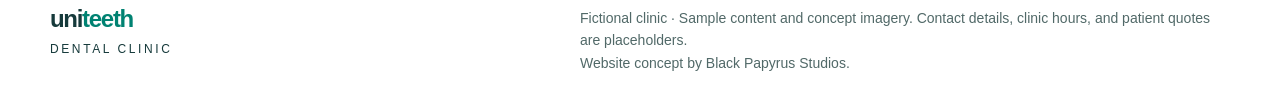
<file: growth/services.html>
<!doctype html><html lang="en"><head><meta charset="utf-8"><meta name="viewport" content="width=device-width,initial-scale=1"><meta name="robots" content="noindex,nofollow"><meta name="description" content="Uniteeth dental clinic — a fictional website template by Black Papyrus Studios."><title>Our services | Uniteeth</title><link rel="stylesheet" href="../assets/style.css"><script defer src="../assets/app.js"></script></head><body class="growth"><a class="skip" href="#main">Skip to content</a><div class="demo"><div class="wrap"><span>Uniteeth · Growth demo</span><a href="../index.html">Compare all packages</a></div></div><header><div class="wrap nav"><a class="brand" href="index.html" aria-label="Uniteeth home">uni<b>teeth</b><small>Dental clinic</small></a><button class="menu-toggle" aria-expanded="false" aria-controls="navigation">Menu</button><nav class="navlinks" id="navigation" aria-label="Main navigation"><a href="index.html">Home</a><a href="services.html" aria-current="page">Services</a><a href="clinic.html">Our clinic</a><a href="contact.html">Contact</a><a class="btn" href="book.html">Book a visit</a></nav></div></header><main id="main"><section class="page-top"><div class="wrap"><div class="eyebrow">Our services</div><h1>Start with what<br>matters to you.</h1><p class="lead">Every treatment starts with an assessment. Explore the conversations we can help you begin.</p></div></section><section class="section"><div class="wrap"><article class="service-row" id="service-1"><span class="eyebrow">01</span><h3>Check-ups & cleaning</h3><p>A routine visit gives us time to listen to your concerns and examine your teeth and gums. Your dentist will discuss whether cleaning, imaging, or follow-up care is appropriate.</p></article><article class="service-row" id="service-2"><span class="eyebrow">02</span><h3>Tooth repair</h3><p>After examining the tooth, your dentist can explain suitable treatment options, their limitations, and what the next steps may involve.</p></article><article class="service-row" id="service-3"><span class="eyebrow">03</span><h3>Smile consultations</h3><p>Tell us what you would like to change about your smile. We will discuss your goals and assess which options may be suitable before recommending treatment.</p></article><div class="actions"><a class="btn" href="book.html">Arrange a consultation</a></div></div></section><section class="section"><div class="wrap split"><div><div class="eyebrow">Before you come in</div><h2>A few things<br>you might be wondering.</h2></div><div><details><summary>What should I bring to my first visit?</summary><p>Bring any relevant dental records, a list of medicines, and your questions. Contact the clinic first if you are unsure what is needed.</p></details><details><summary>Can I ask about costs before treatment?</summary><p>Yes. Ask for the proposed treatment plan and an estimate before deciding how to proceed.</p></details><details><summary>I feel nervous about dental visits. Can I mention it?</summary><p>Absolutely. Let the clinic know when arranging your visit so the team can discuss how to support you.</p></details></div></div></section></main><footer class="footer"><div class="wrap"><div><a class="brand" href="index.html" aria-label="Uniteeth home">uni<b>teeth</b><small>Dental clinic</small></a></div><p>Fictional clinic · Sample content and concept imagery. Contact details, clinic hours, and patient quotes are placeholders.<br>Website concept by Black Papyrus Studios.</p></div></footer></body></html>
</file>
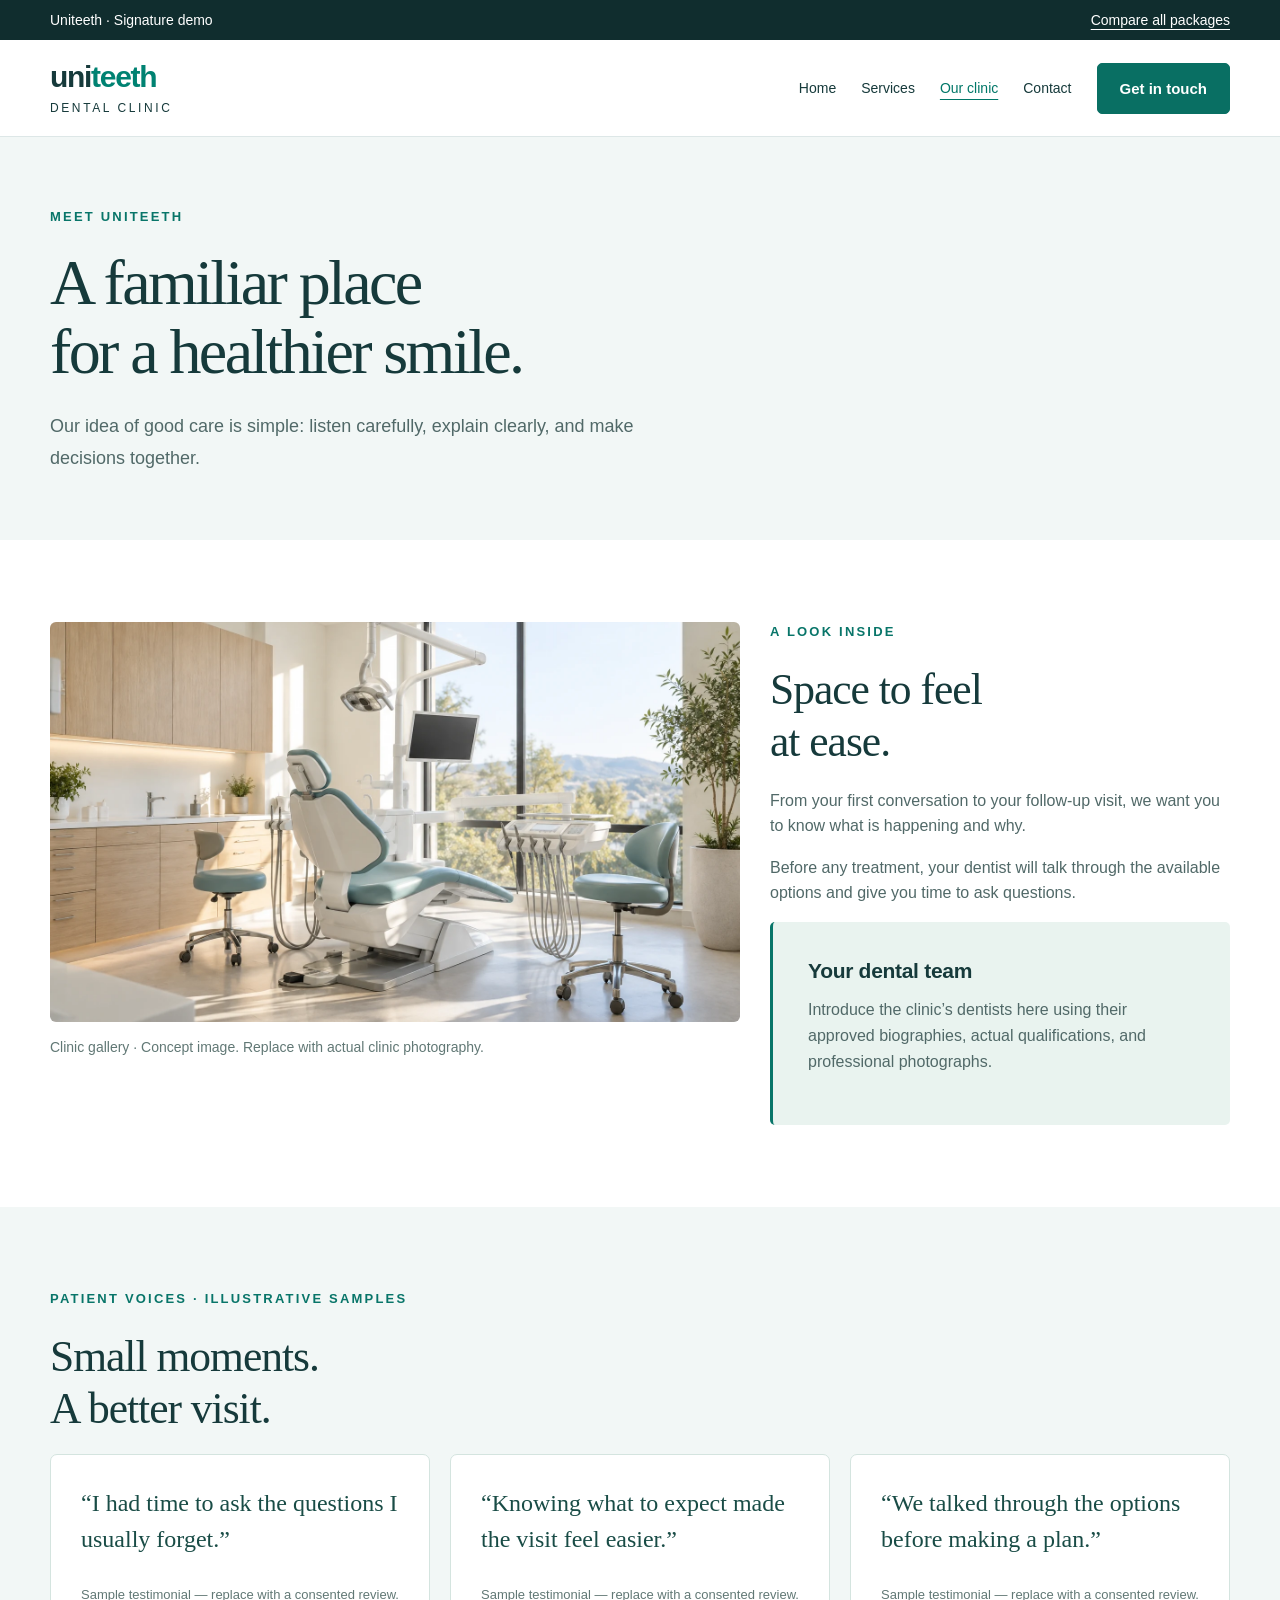
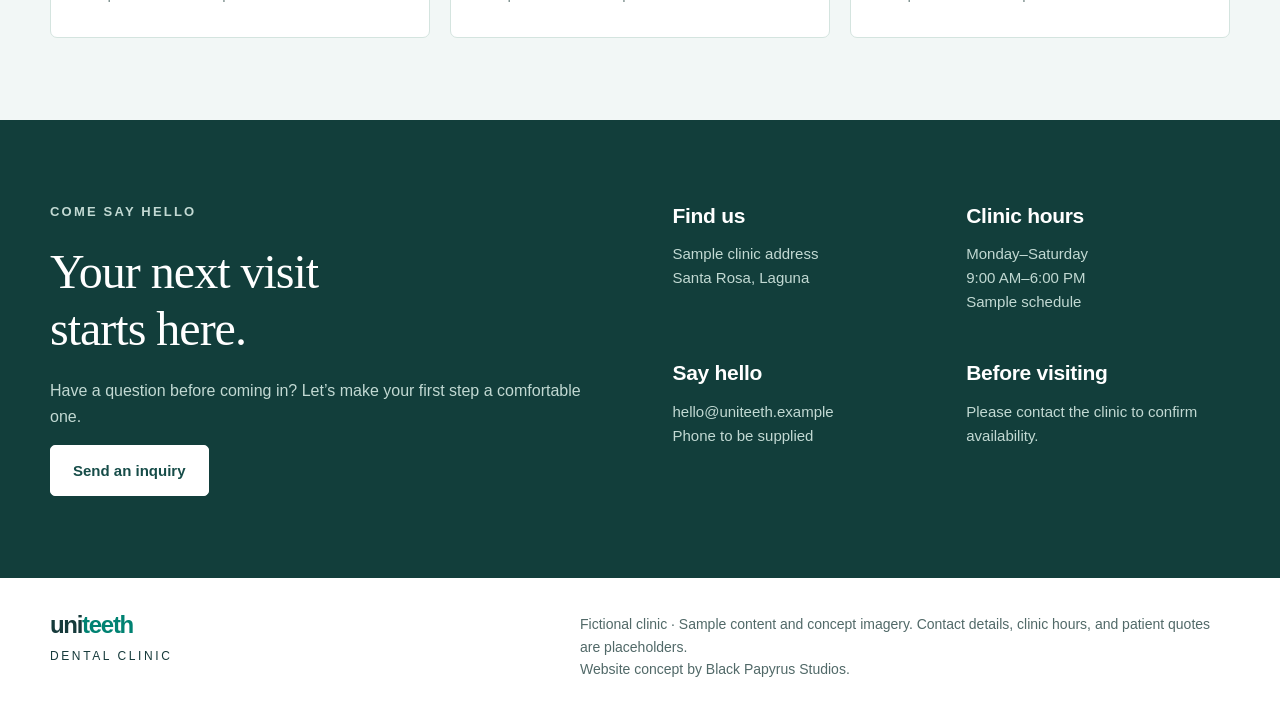
<file: signature/clinic.html>
<!doctype html><html lang="en"><head><meta charset="utf-8"><meta name="viewport" content="width=device-width,initial-scale=1"><meta name="robots" content="noindex,nofollow"><meta name="description" content="Uniteeth dental clinic — a fictional website template by Black Papyrus Studios."><title>Our clinic | Uniteeth</title><link rel="stylesheet" href="../assets/style.css"><script defer src="../assets/app.js"></script></head><body class="signature"><a class="skip" href="#main">Skip to content</a><div class="demo"><div class="wrap"><span>Uniteeth · Signature demo</span><a href="../index.html">Compare all packages</a></div></div><header><div class="wrap nav"><a class="brand" href="index.html" aria-label="Uniteeth home">uni<b>teeth</b><small>Dental clinic</small></a><button class="menu-toggle" aria-expanded="false" aria-controls="navigation">Menu</button><nav class="navlinks" id="navigation" aria-label="Main navigation"><a href="index.html">Home</a><a href="services.html">Services</a><a href="clinic.html" aria-current="page">Our clinic</a><a href="contact.html">Contact</a><a class="btn" href="contact.html">Get in touch</a></nav></div></header><main id="main"><section class="page-top"><div class="wrap"><div class="eyebrow">Meet Uniteeth</div><h1>A familiar place<br>for a healthier smile.</h1><p class="lead">Our idea of good care is simple: listen carefully, explain clearly, and make decisions together.</p></div></section><section class="section"><div class="wrap gallery"><figure><img src="../assets/clinic.webp" alt="Concept image of Uniteeth’s dental treatment room"><figcaption>Clinic gallery · Concept image. Replace with actual clinic photography.</figcaption></figure><div><div class="eyebrow">A look inside</div><h2>Space to feel<br>at ease.</h2><p>From your first conversation to your follow-up visit, we want you to know what is happening and why.</p><p>Before any treatment, your dentist will talk through the available options and give you time to ask questions.</p><div class="callout"><h3>Your dental team</h3><p>Introduce the clinic’s dentists here using their approved biographies, actual qualifications, and professional photographs.</p></div></div></div></section><section class="section alt"><div class="wrap"><div class="eyebrow">Patient voices · illustrative samples</div><h2>Small moments.<br>A better visit.</h2><div class="cards"><div class="card"><p class="quote">“I had time to ask the questions I usually forget.”</p><span class="micro">Sample testimonial — replace with a consented review.</span></div><div class="card"><p class="quote">“Knowing what to expect made the visit feel easier.”</p><span class="micro">Sample testimonial — replace with a consented review.</span></div><div class="card"><p class="quote">“We talked through the options before making a plan.”</p><span class="micro">Sample testimonial — replace with a consented review.</span></div></div></div></section><section class="section contact" id="contact"><div class="wrap split"><div><div class="eyebrow">Come say hello</div><h2>Your next visit<br>starts here.</h2><p>Have a question before coming in? Let’s make your first step a comfortable one.</p><a class="btn light" href="contact.html">Send an inquiry</a><div class="notice hidden" id="contact-demo" role="status">This is a template. Replace hello@uniteeth.example and the sample address with the clinic’s real contact details before launch.</div></div><div class="details"><div><h3>Find us</h3><p>Sample clinic address<br>Santa Rosa, Laguna</p></div><div><h3>Clinic hours</h3><p>Monday–Saturday<br>9:00 AM–6:00 PM<br>Sample schedule</p></div><div><h3>Say hello</h3><p>hello@uniteeth.example<br>Phone to be supplied</p></div><div><h3>Before visiting</h3><p>Please contact the clinic to confirm availability.</p></div></div></div></section></main><footer class="footer"><div class="wrap"><div><a class="brand" href="index.html" aria-label="Uniteeth home">uni<b>teeth</b><small>Dental clinic</small></a></div><p>Fictional clinic · Sample content and concept imagery. Contact details, clinic hours, and patient quotes are placeholders.<br>Website concept by Black Papyrus Studios.</p></div></footer></body></html>
</file>
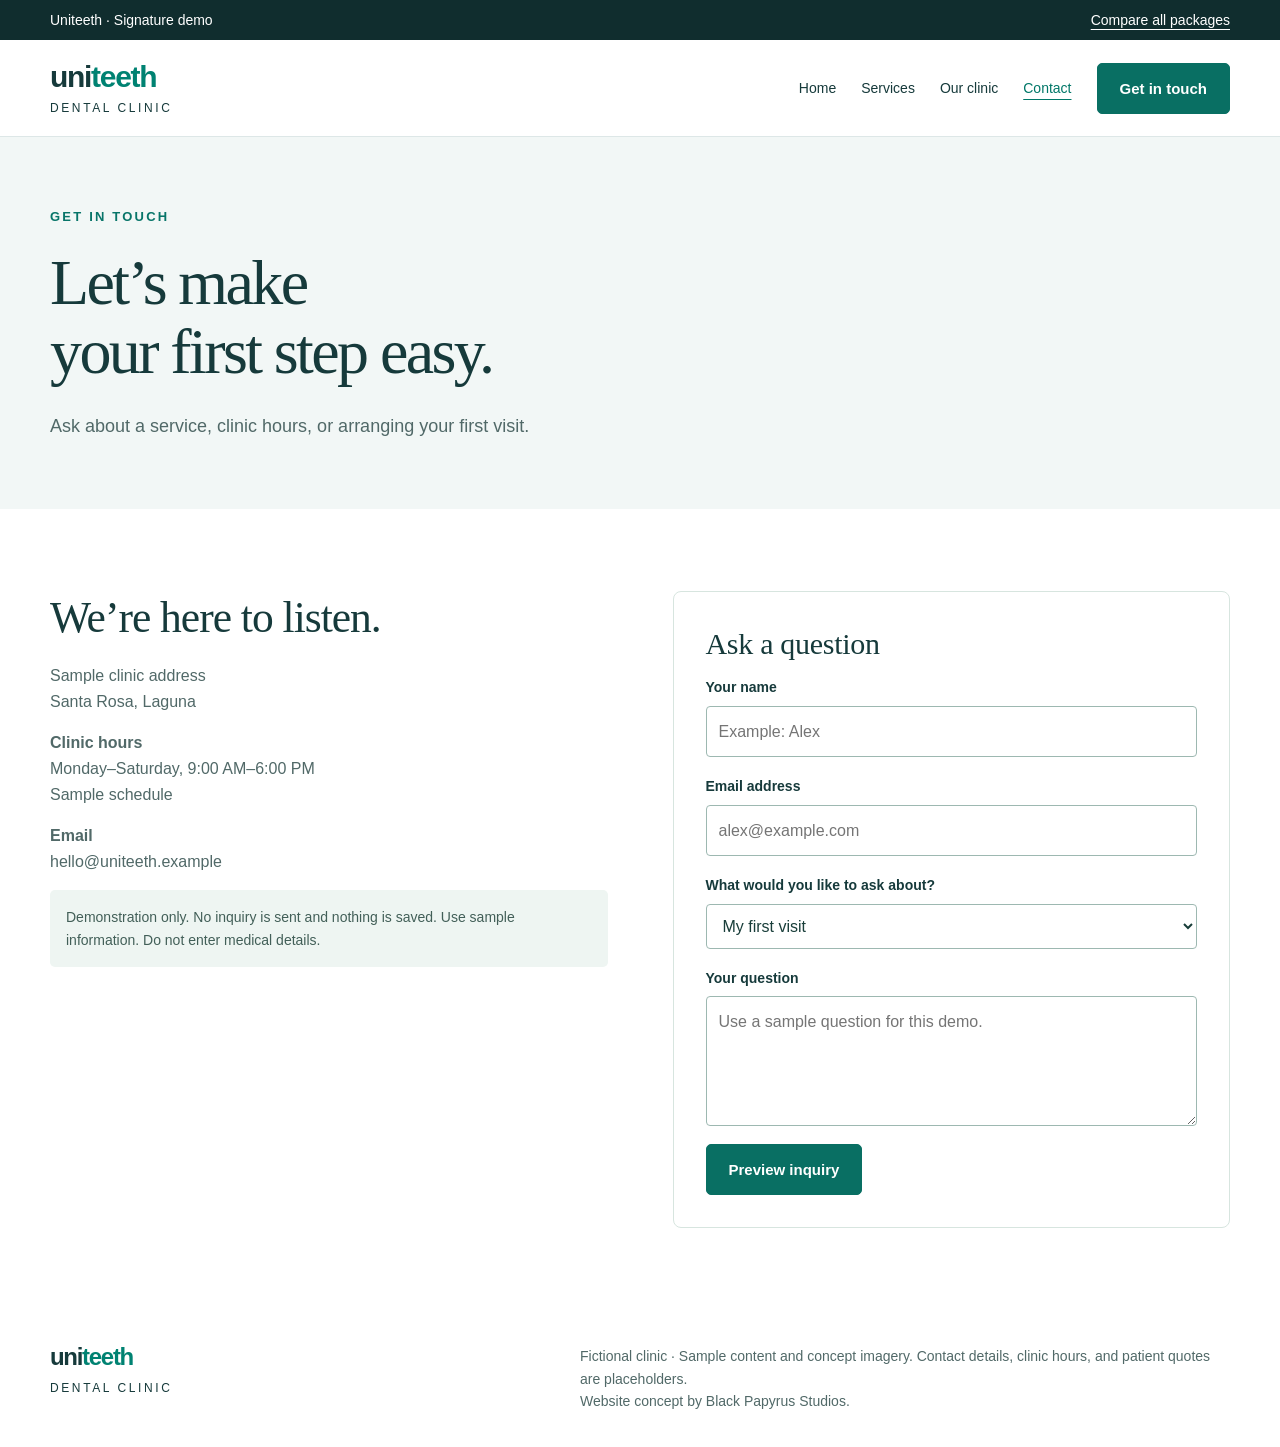
<file: signature/contact.html>
<!doctype html><html lang="en"><head><meta charset="utf-8"><meta name="viewport" content="width=device-width,initial-scale=1"><meta name="robots" content="noindex,nofollow"><meta name="description" content="Uniteeth dental clinic — a fictional website template by Black Papyrus Studios."><title>Contact | Uniteeth</title><link rel="stylesheet" href="../assets/style.css"><script defer src="../assets/app.js"></script></head><body class="signature"><a class="skip" href="#main">Skip to content</a><div class="demo"><div class="wrap"><span>Uniteeth · Signature demo</span><a href="../index.html">Compare all packages</a></div></div><header><div class="wrap nav"><a class="brand" href="index.html" aria-label="Uniteeth home">uni<b>teeth</b><small>Dental clinic</small></a><button class="menu-toggle" aria-expanded="false" aria-controls="navigation">Menu</button><nav class="navlinks" id="navigation" aria-label="Main navigation"><a href="index.html">Home</a><a href="services.html">Services</a><a href="clinic.html">Our clinic</a><a href="contact.html" aria-current="page">Contact</a><a class="btn" href="contact.html">Get in touch</a></nav></div></header><main id="main"><section class="page-top"><div class="wrap"><div class="eyebrow">Get in touch</div><h1>Let’s make<br>your first step easy.</h1><p class="lead">Ask about a service, clinic hours, or arranging your first visit.</p></div></section><section class="section"><div class="wrap split"><div><h2>We’re here to listen.</h2><p>Sample clinic address<br>Santa Rosa, Laguna</p><p><strong>Clinic hours</strong><br>Monday–Saturday, 9:00 AM–6:00 PM<br>Sample schedule</p><p><strong>Email</strong><br>hello@uniteeth.example</p><div class="notice">Demonstration only. No inquiry is sent and nothing is saved. Use sample information. Do not enter medical details.</div></div><form class="form" id="inquiry"><h3>Ask a question</h3><div class="field"><label for="inquiry-name">Your name</label><input id="inquiry-name" name="name" required maxlength="80" placeholder="Example: Alex"></div><div class="field"><label for="inquiry-email">Email address</label><input id="inquiry-email" name="email" type="email" required maxlength="150" placeholder="alex@example.com"></div><div class="field"><label for="inquiry-topic">What would you like to ask about?</label><select id="inquiry-topic" name="topic"><option>My first visit</option><option>Check-ups & cleaning</option><option>Tooth repair</option><option>Smile consultation</option><option>Clinic hours</option></select></div><div class="field"><label for="inquiry-message">Your question</label><textarea id="inquiry-message" name="message" required maxlength="1000" placeholder="Use a sample question for this demo."></textarea></div><button class="btn" type="submit">Preview inquiry</button><div id="inquiry-result" class="result hidden" role="status"></div><button type="button" class="btn outline hidden" id="copy-inquiry">Copy inquiry text</button></form></div></section></main><footer class="footer"><div class="wrap"><div><a class="brand" href="index.html" aria-label="Uniteeth home">uni<b>teeth</b><small>Dental clinic</small></a></div><p>Fictional clinic · Sample content and concept imagery. Contact details, clinic hours, and patient quotes are placeholders.<br>Website concept by Black Papyrus Studios.</p></div></footer></body></html>
</file>
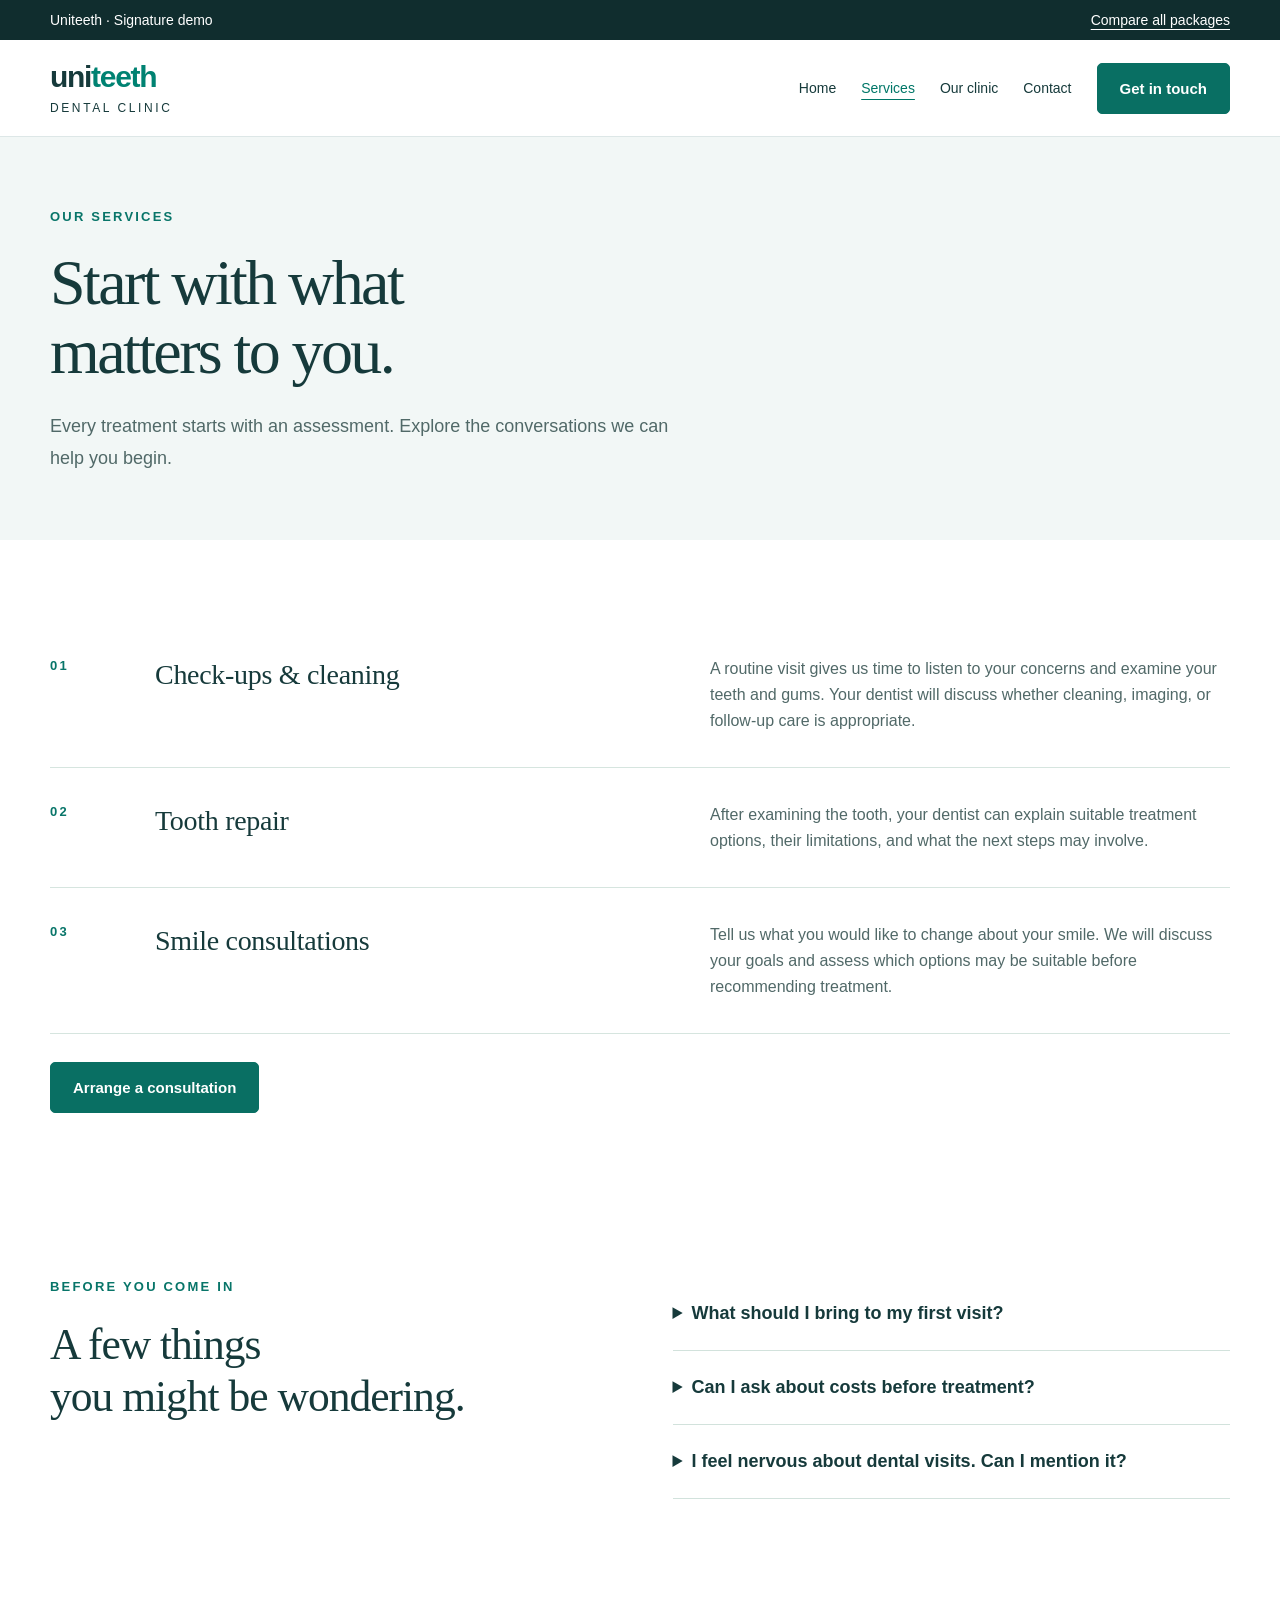
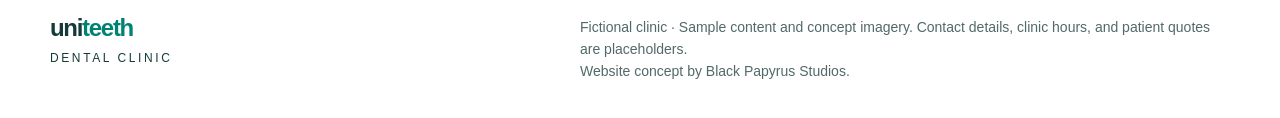
<file: signature/services.html>
<!doctype html><html lang="en"><head><meta charset="utf-8"><meta name="viewport" content="width=device-width,initial-scale=1"><meta name="robots" content="noindex,nofollow"><meta name="description" content="Uniteeth dental clinic — a fictional website template by Black Papyrus Studios."><title>Our services | Uniteeth</title><link rel="stylesheet" href="../assets/style.css"><script defer src="../assets/app.js"></script></head><body class="signature"><a class="skip" href="#main">Skip to content</a><div class="demo"><div class="wrap"><span>Uniteeth · Signature demo</span><a href="../index.html">Compare all packages</a></div></div><header><div class="wrap nav"><a class="brand" href="index.html" aria-label="Uniteeth home">uni<b>teeth</b><small>Dental clinic</small></a><button class="menu-toggle" aria-expanded="false" aria-controls="navigation">Menu</button><nav class="navlinks" id="navigation" aria-label="Main navigation"><a href="index.html">Home</a><a href="services.html" aria-current="page">Services</a><a href="clinic.html">Our clinic</a><a href="contact.html">Contact</a><a class="btn" href="contact.html">Get in touch</a></nav></div></header><main id="main"><section class="page-top"><div class="wrap"><div class="eyebrow">Our services</div><h1>Start with what<br>matters to you.</h1><p class="lead">Every treatment starts with an assessment. Explore the conversations we can help you begin.</p></div></section><section class="section"><div class="wrap"><article class="service-row" id="service-1"><span class="eyebrow">01</span><h3>Check-ups & cleaning</h3><p>A routine visit gives us time to listen to your concerns and examine your teeth and gums. Your dentist will discuss whether cleaning, imaging, or follow-up care is appropriate.</p></article><article class="service-row" id="service-2"><span class="eyebrow">02</span><h3>Tooth repair</h3><p>After examining the tooth, your dentist can explain suitable treatment options, their limitations, and what the next steps may involve.</p></article><article class="service-row" id="service-3"><span class="eyebrow">03</span><h3>Smile consultations</h3><p>Tell us what you would like to change about your smile. We will discuss your goals and assess which options may be suitable before recommending treatment.</p></article><div class="actions"><a class="btn" href="contact.html">Arrange a consultation</a></div></div></section><section class="section"><div class="wrap split"><div><div class="eyebrow">Before you come in</div><h2>A few things<br>you might be wondering.</h2></div><div><details><summary>What should I bring to my first visit?</summary><p>Bring any relevant dental records, a list of medicines, and your questions. Contact the clinic first if you are unsure what is needed.</p></details><details><summary>Can I ask about costs before treatment?</summary><p>Yes. Ask for the proposed treatment plan and an estimate before deciding how to proceed.</p></details><details><summary>I feel nervous about dental visits. Can I mention it?</summary><p>Absolutely. Let the clinic know when arranging your visit so the team can discuss how to support you.</p></details></div></div></section></main><footer class="footer"><div class="wrap"><div><a class="brand" href="index.html" aria-label="Uniteeth home">uni<b>teeth</b><small>Dental clinic</small></a></div><p>Fictional clinic · Sample content and concept imagery. Contact details, clinic hours, and patient quotes are placeholders.<br>Website concept by Black Papyrus Studios.</p></div></footer></body></html>
</file>
<file: assets/style.css>
*{box-sizing:border-box}html{scroll-behavior:smooth}body{margin:0;font-family:Arial,Helvetica,sans-serif;font-size:16px;line-height:1.6;color:#163a3b;background:#fff}a{color:inherit;text-decoration:none}button,input,select,textarea{font:inherit}button,a,input,select,textarea{touch-action:manipulation}a:focus-visible,button:focus-visible,input:focus-visible,select:focus-visible,textarea:focus-visible{outline:3px solid #d08216;outline-offset:5px}button{cursor:pointer}img{display:block;width:100%;height:100%;object-fit:cover}.wrap{width:min(1180px,calc(100% - 48px));margin:auto}.demo{background:#102d2e;color:#fff;font-size:14px;padding:9px 0}.demo .wrap{display:flex;justify-content:space-between;gap:20px}.demo a{text-decoration:underline;text-underline-offset:4px}header{background:#fff;border-bottom:1px solid #dde7e7}.nav{display:flex;justify-content:space-between;align-items:center;min-height:96px;gap:24px}.brand{font-size:30px;letter-spacing:-1.3px;font-weight:750;line-height:1}.brand b{color:#008272}.brand small{display:block;font-size:12px;letter-spacing:2.6px;font-weight:400;margin-top:10px;text-transform:uppercase}.navlinks{display:flex;align-items:center;gap:25px;font-size:14px}.navlinks a[aria-current=page]{color:#007768;text-decoration:underline;text-underline-offset:6px}.btn{display:inline-flex;justify-content:center;align-items:center;background:#096f63;color:#fff;border:1px solid #096f63;padding:14px 22px;font-weight:600;font-size:15px;border-radius:5px;line-height:1.4}.btn:hover{background:#07584f}.btn.outline{background:transparent;color:#17534e;border-color:#99bdb7}.btn.light{background:#fff;color:#164c48;border-color:#fff}.menu-toggle{display:none;background:none;border:1px solid #a5b9b7;padding:8px 14px;border-radius:4px;color:#143a3b}.eyebrow{text-transform:uppercase;font-size:13px;letter-spacing:2.2px;font-weight:700;color:#087569;margin-bottom:20px}.hero{padding:70px 0 55px}.hero-grid{display:grid;grid-template-columns:1.02fr 1fr;gap:65px;align-items:center}h1,h2,h3,p{margin-top:0}h1{font-family:Georgia,serif;font-size:clamp(44px,5.3vw,72px);line-height:1.08;letter-spacing:-2.6px;font-weight:400;margin-bottom:25px}h1 em{color:#087569;font-style:normal}h2{font-family:Georgia,serif;font-size:clamp(32px,3.4vw,45px);line-height:1.2;letter-spacing:-1px;font-weight:400;margin-bottom:20px}h3{font-size:21px;line-height:1.35;letter-spacing:-.3px;margin-bottom:12px}p{color:#516968;max-width:620px}.lead{font-size:18px;line-height:1.75}.actions{display:flex;gap:12px;flex-wrap:wrap;margin-top:28px}.hero-image{height:480px;border-radius:8px 8px 100px 8px;position:relative;overflow:hidden}.image-note{position:absolute;left:22px;bottom:22px;background:#fff;padding:18px 24px;border-radius:5px;max-width:calc(100% - 44px);font-size:14px}.image-note strong{display:block;font-size:18px}.micro{font-size:13px;color:#617875;margin:20px 0 0}.band{border-block:1px solid #dce8e5;background:#f3f8f7}.band .wrap{display:flex;justify-content:space-between;gap:22px;padding-block:24px;font-size:14px}.band strong{display:block;font-size:17px}.section{padding:82px 0}.section.alt{background:#f2f7f6}.heading{display:flex;align-items:end;justify-content:space-between;gap:30px;margin-bottom:34px}.heading p{max-width:370px}.cards{display:grid;grid-template-columns:repeat(3,1fr);gap:20px}.card{border:1px solid #d4e4df;padding:30px;border-radius:7px;background:#fff}.number{font-size:13px;letter-spacing:1px;color:#0c7b6d;border-bottom:1px solid #dce8e5;padding-bottom:15px;display:block;margin-bottom:25px}.textlink{display:inline-block;color:#007667;text-decoration:underline;text-underline-offset:5px;font-size:14px;font-weight:600}.split{display:grid;grid-template-columns:1fr 1fr;gap:65px;align-items:start}.steps{counter-reset:steps}.step{padding:24px 0;border-bottom:1px solid #d7e6e1;display:grid;grid-template-columns:40px 1fr;gap:20px}.step:before{counter-increment:steps;content:'0' counter(steps);color:#087569;font-size:14px;padding-top:3px}.step p{margin-bottom:0}.contact{background:#123e3b;color:#fff}.contact p,.contact .eyebrow{color:#c2d9d3}.contact h2{font-size:48px}.details{display:grid;grid-template-columns:1fr 1fr;gap:30px}.details p{font-size:15px}.contact a{text-decoration:underline}.contact .btn{text-decoration:none}.footer{padding:35px 0;font-size:14px}.footer .wrap{display:flex;justify-content:space-between;gap:24px}.footer p{max-width:650px;margin:0}.footer .brand{font-size:24px}details{border-bottom:1px solid #d2e2dc;padding:22px 0}summary{font-weight:600;font-size:18px;cursor:pointer}details p{padding-top:16px;margin-bottom:0}.page-top{padding:70px 0 48px;background:#f2f7f6}.page-top h1{max-width:790px;font-size:60px}.service-row{display:grid;grid-template-columns:70px 1fr 1fr;gap:35px;padding:34px 0;border-bottom:1px solid #d6e5df}.service-row h3{font-family:Georgia,serif;font-size:28px;font-weight:400}.service-row p{margin-bottom:0}.callout{padding:35px;background:#e9f3ef;border-left:3px solid #087569;border-radius:5px}.gallery{display:grid;grid-template-columns:1.5fr 1fr;gap:30px}.gallery img{height:400px;border-radius:6px}.gallery figcaption{font-size:14px;color:#617875;margin-top:14px}figure{margin:0}.quote{font-family:Georgia,serif;font-size:24px;line-height:1.5;color:#194c46}.form{border:1px solid #d7e5df;border-radius:8px;padding:32px;background:#fff}.form h3{font-family:Georgia,serif;font-weight:400;font-size:30px}.field{display:flex;flex-direction:column;gap:7px;margin-bottom:18px}label{font-size:14px;font-weight:600}input,select,textarea{width:100%;border:1px solid #9db8b1;border-radius:4px;padding:12px;color:#193e3a;background:#fff;min-width:0}textarea{resize:vertical;min-height:130px}.form .row{display:grid;grid-template-columns:1fr 1fr;gap:16px}.notice{font-size:14px;border-radius:5px;background:#eef5f2;color:#425f58;padding:16px;margin:15px 0}.result{margin-top:20px;padding:20px;border:1px solid #6fa092;border-radius:5px;white-space:pre-wrap;overflow-wrap:anywhere}.hidden{display:none!important}.booking-layout{display:grid;grid-template-columns:.85fr 1.15fr;gap:60px}.progress{display:flex;gap:8px;margin-bottom:28px}.progress span{flex:1;background:#e3eeea;height:5px;border-radius:5px}.progress span.active{background:#067e6d}.choice-grid{display:grid;grid-template-columns:repeat(2,1fr);gap:12px;margin-bottom:24px}.choice{border:1px solid #cbded7;border-radius:5px;padding:17px;text-align:left;background:#fff;color:#163b34}.choice strong{display:block}.choice small{display:block;color:#61786f;font-size:14px;margin-top:5px}.choice[aria-pressed=true]{border:2px solid #067b66;padding:16px;background:#ecf7f1}.slot{padding:14px;text-align:center}.booking-actions{display:flex;justify-content:space-between;gap:15px}.error{color:#a02926;font-size:14px}.signature h1{font-size:clamp(44px,5vw,68px)}.signature .hero-image{border-radius:160px 160px 8px 8px}.signature .hero{background:#f4f8f6}.signature .hero h1 em{display:block}.growth{--green:#04695f}.growth .hero{background:#103f39;color:#fff;padding:72px 0}.growth .hero h1 em{color:#a9e6b7}.growth .hero p{color:#d0e1da}.growth .eyebrow{color:#9ce2b4}.growth .hero-image{border-radius:6px;height:490px}.growth .image-note{color:#143a31}.growth .hero .btn{background:#b9eab8;color:#123e34;border-color:#b9eab8}.growth .hero .outline{background:transparent;color:white;border-color:#7fa99c}.growth .hero .micro{color:#b0cabe}.growth .hero-grid{grid-template-columns:1.05fr 1fr}.growth .cards{gap:0}.growth .card{border-radius:0}.growth .card:first-child{border-radius:7px 0 0 7px}.growth .card:last-child{border-radius:0 7px 7px 0}.collection{background:#0d141b;color:#fff;min-height:100vh}.collection .wrap{padding:65px 0}.collection h1{font-family:Georgia,serif;max-width:900px;font-size:68px}.collection p{color:#abbac6}.collection .eyebrow{color:#d9af70}.collection .cards{margin-top:50px}.collection .card{background:#18222d;border-color:#34404c;padding:30px;display:flex;flex-direction:column}.collection .card h2{font-size:36px;margin:8px 0 18px}.collection .card .number{color:#dfbe8b;border-color:#34404c}.collection ul{padding-left:20px;color:#c5d0d9;flex:1;margin:5px 0 30px}.collection li{margin-bottom:9px}.collection .btn{background:#e9c48e;color:#1c2028;border-color:#e9c48e}.collection .textlink{color:#e9c48e;margin-top:18px}.collection .preview-chip{display:block;height:140px;margin:-30px -30px 28px;padding:25px;border-radius:6px 6px 0 0;background:#edf7f3;color:#164e44;font-family:Georgia,serif;font-size:25px;line-height:1.2}.collection .preview-chip span{display:block;font-family:Arial,sans-serif;font-size:13px;margin-bottom:14px;letter-spacing:1px}.collection .preview-chip.dark{background:#13483e;color:#c4edc2}.collection .fine{border-top:1px solid #34404c;padding-top:25px;margin-top:45px;font-size:14px}.skip{position:absolute;top:-100px;left:16px;background:white;color:#123e3b;padding:12px;z-index:100}.skip:focus{top:10px}@media(max-width:900px){.navlinks{gap:14px}.hero-grid{gap:35px}.hero-image{height:410px}.cards{grid-template-columns:repeat(2,1fr)}.cards .card:last-child{grid-column:1/-1}.split,.booking-layout{gap:35px}.collection h1{font-size:52px}.growth .cards{gap:15px}.growth .card{border-radius:7px!important}}@media(max-width:700px){.wrap{width:calc(100% - 36px)}.demo .wrap{font-size:12px;gap:8px}.nav{min-height:82px;flex-wrap:wrap;padding:20px 0;gap:15px}.brand{font-size:27px}.menu-toggle{display:block}.navlinks{display:none;width:100%;flex-direction:column;align-items:stretch;gap:0}.navlinks.open{display:flex}.navlinks a{padding:12px 0}.navlinks .btn{padding:13px}.hero{padding:45px 0}.hero-grid,.growth .hero-grid,.split,.booking-layout,.gallery{grid-template-columns:1fr;gap:35px}h1{font-size:48px;letter-spacing:-1.7px}.hero-image,.growth .hero-image{height:340px}.band .wrap{flex-wrap:wrap}.band .wrap>div{min-width:40%}.section{padding:55px 0}.heading{display:block}.heading p{max-width:none}.cards{grid-template-columns:1fr}.cards .card:last-child{grid-column:auto}.contact h2{font-size:37px}.footer .wrap{flex-direction:column}.service-row{grid-template-columns:35px 1fr;gap:20px}.service-row p{grid-column:2}.page-top{padding:45px 0 30px}.page-top h1{font-size:44px}.details{gap:20px}.collection .wrap{padding:40px 0}.collection h1{font-size:44px}.collection .cards{margin-top:30px}.form{padding:24px}.form .row{grid-template-columns:1fr;gap:0}.choice-grid{gap:9px}.choice{padding:14px}.choice[aria-pressed=true]{padding:13px}.gallery img{height:320px}}@media(prefers-reduced-motion:reduce){html{scroll-behavior:auto}}
</file>
